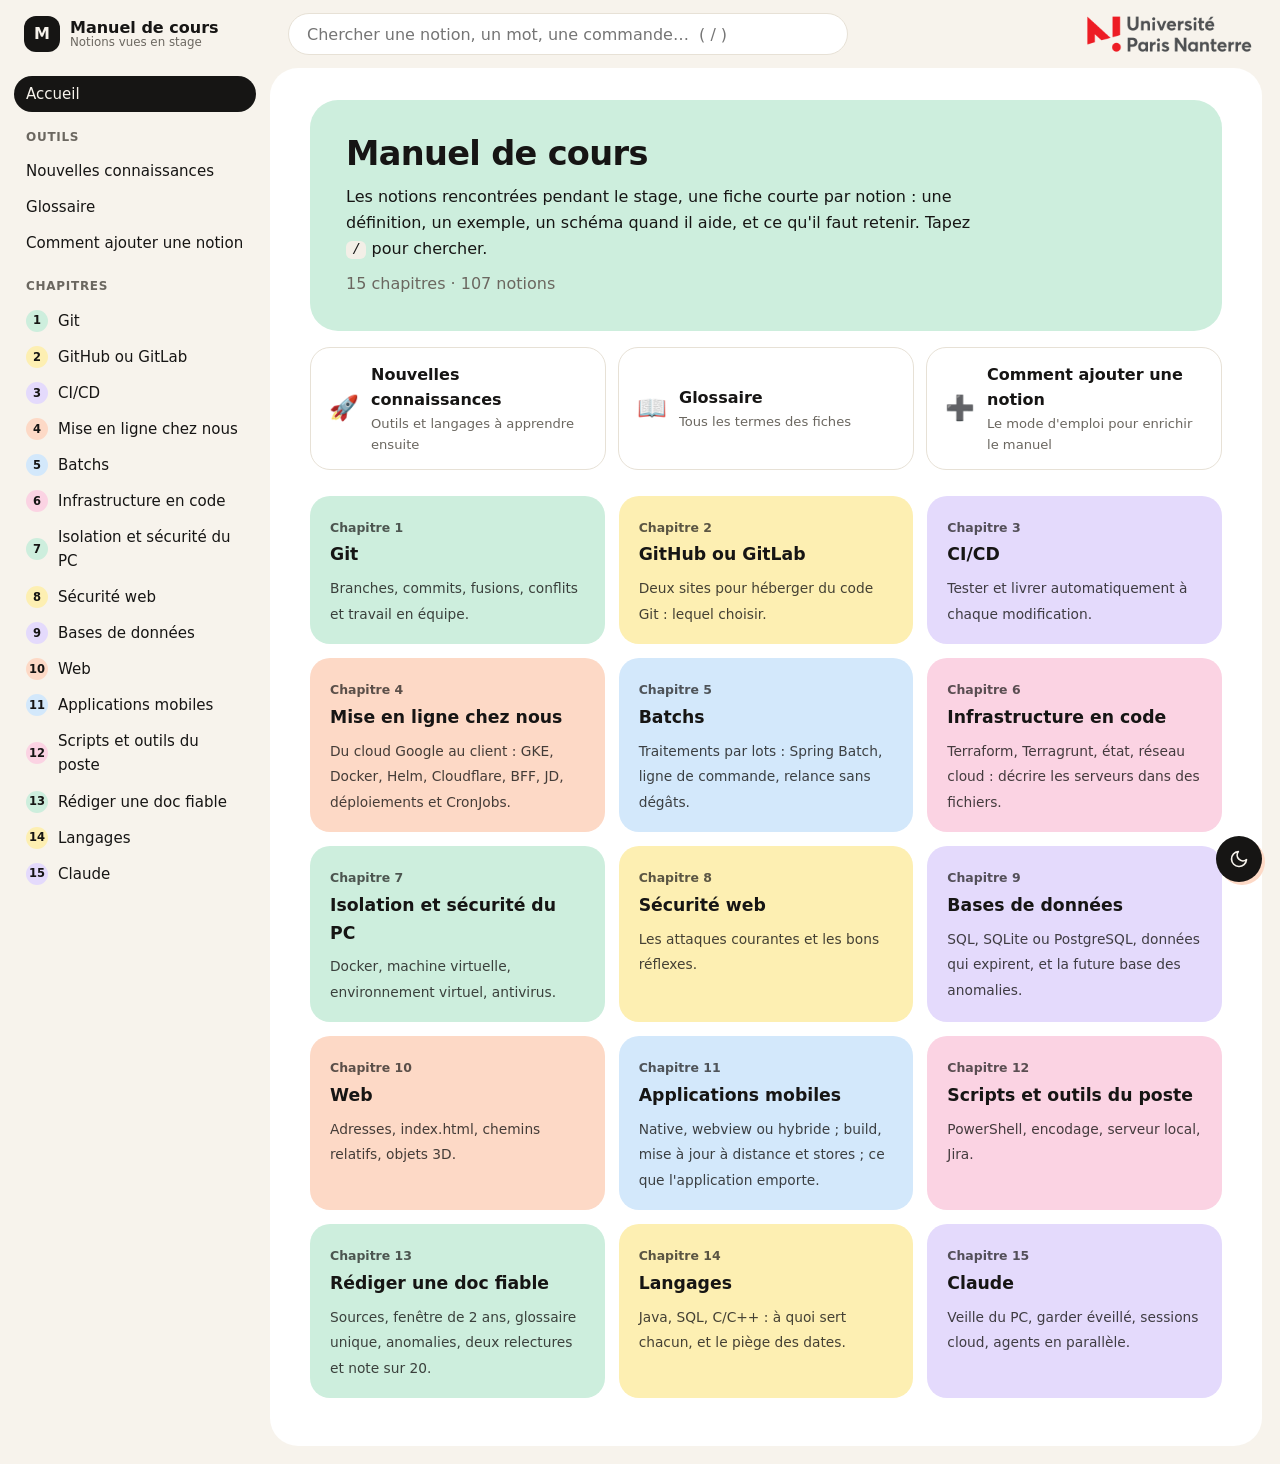
<file: index.html>
<!doctype html>
<html lang="fr">
<head>
  <meta charset="utf-8">
  <meta name="viewport" content="width=device-width, initial-scale=1">
  <title>Manuel de cours</title>
  <link rel="icon" href="data:image/svg+xml,%3Csvg xmlns='http://www.w3.org/2000/svg' viewBox='0 0 100 100'%3E%3Ctext y='.9em' font-size='90'%3E%F0%9F%93%9A%3C/text%3E%3C/svg%3E">
  <link rel="stylesheet" href="manuel.css">
  <!-- Mode sombre appliqué avant le premier affichage (sinon la page s'affiche un instant en clair) -->
  <script>try{if(localStorage.getItem("manuel-theme")==="sombre")document.documentElement.classList.add("theme-sombre")}catch(e){}</script>
</head>
<body data-page="accueil">
<header id="entete"></header>
<div class="cadre">
  <nav class="sommaire" id="sommaire" aria-label="Sommaire"></nav>
  <main id="contenu">
    <section class="hero">
      <h1>Manuel de cours</h1>
      <p>Les notions rencontrées pendant le stage, une fiche courte par notion : une définition, un exemple, un schéma quand il aide, et ce qu'il faut retenir. Tapez <code>/</code> pour chercher.</p>
      <p class="muted" id="compte" style="margin-top:10px"></p>
    </section>
    <div class="chapitres" id="chapitres"></div>
  </main>
</div>
<script src="donnees/notions.js"></script>
<script src="manuel.js"></script>
</body>
</html>
</file>
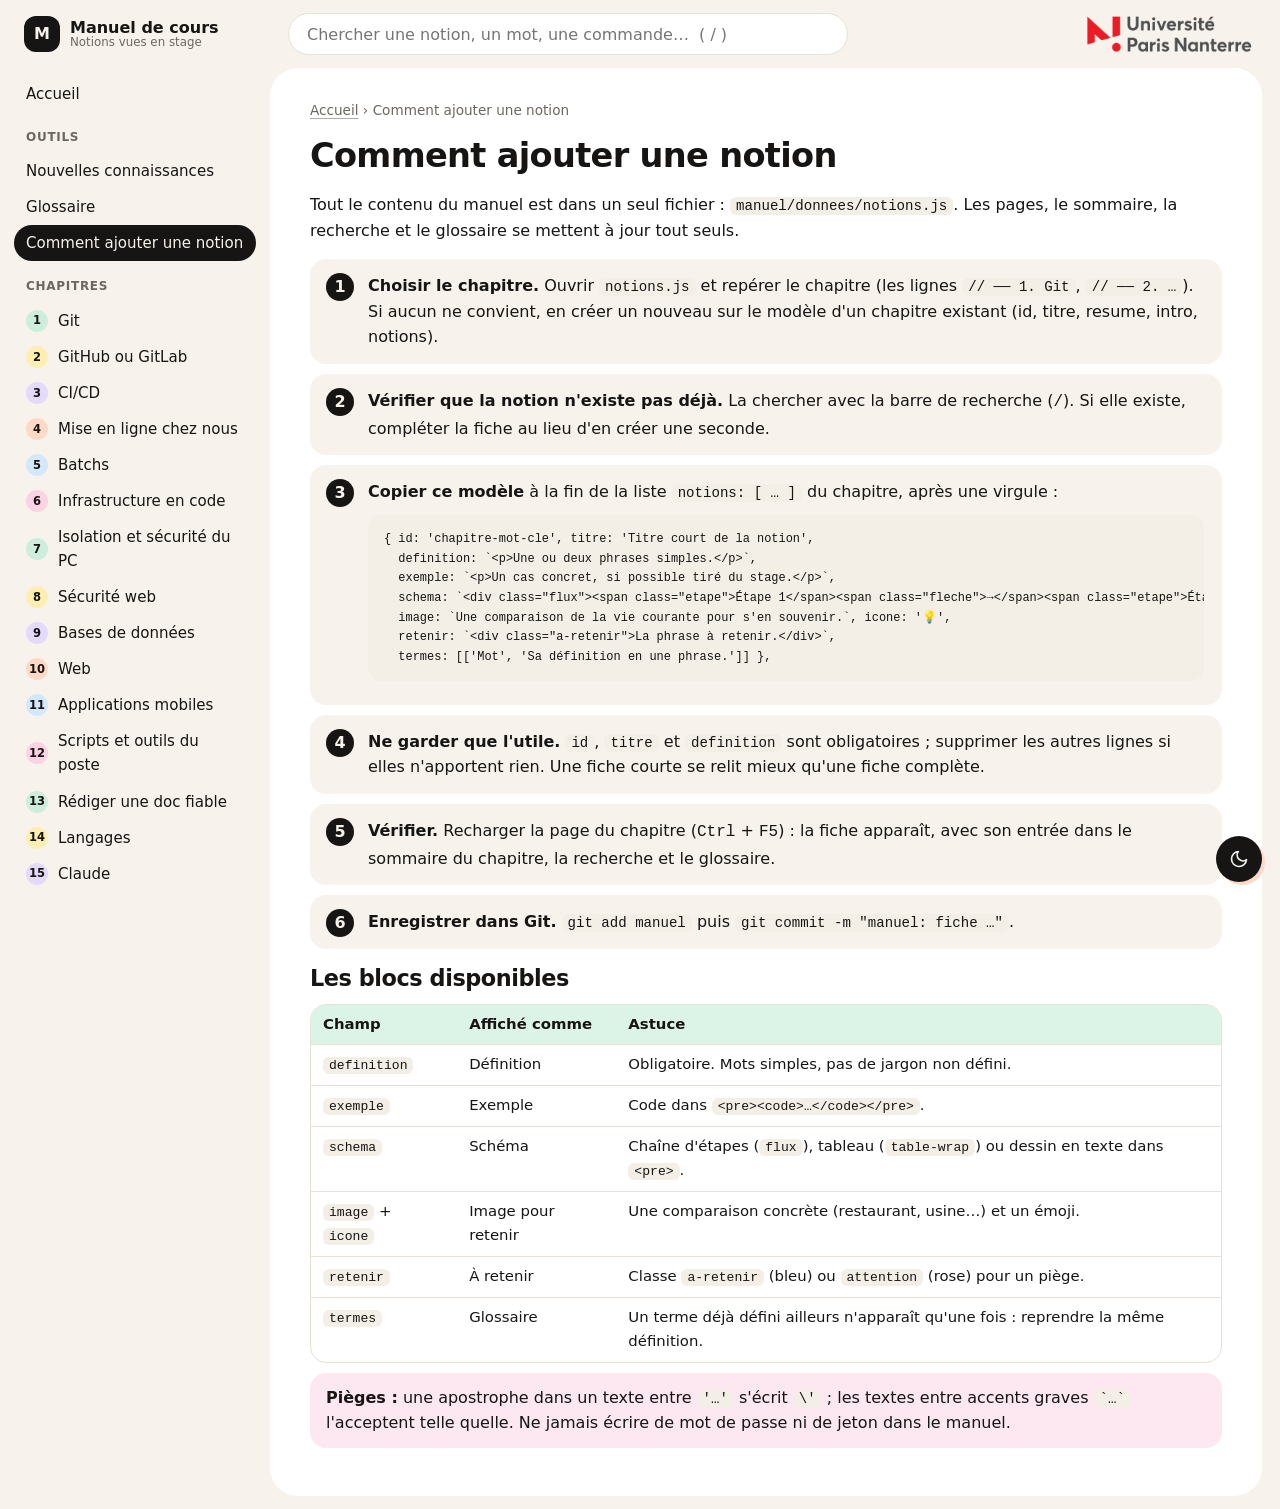
<file: ajouter.html>
<!doctype html>
<html lang="fr">
<head>
  <meta charset="utf-8">
  <meta name="viewport" content="width=device-width, initial-scale=1">
  <title>Ajouter une notion — Manuel de cours</title>
  <link rel="icon" href="data:image/svg+xml,%3Csvg xmlns='http://www.w3.org/2000/svg' viewBox='0 0 100 100'%3E%3Ctext y='.9em' font-size='90'%3E%F0%9F%93%9A%3C/text%3E%3C/svg%3E">
  <link rel="stylesheet" href="manuel.css">
  <!-- Mode sombre appliqué avant le premier affichage (sinon la page s'affiche un instant en clair) -->
  <script>try{if(localStorage.getItem("manuel-theme")==="sombre")document.documentElement.classList.add("theme-sombre")}catch(e){}</script>
</head>
<body data-page="ajouter">
<header id="entete"></header>
<div class="cadre">
  <nav class="sommaire" id="sommaire" aria-label="Sommaire"></nav>
  <main id="contenu">
    <div class="fil"><a href="index.html">Accueil</a> › Comment ajouter une notion</div>
    <h1>Comment ajouter une notion</h1>
    <p>Tout le contenu du manuel est dans un seul fichier : <code>manuel/donnees/notions.js</code>. Les pages, le sommaire, la recherche et le glossaire se mettent à jour tout seuls.</p>

    <ol class="etapes-ajout">
      <li><strong>Choisir le chapitre.</strong> Ouvrir <code>notions.js</code> et repérer le chapitre (les lignes <code>// ── 1. Git</code>, <code>// ── 2. …</code>). Si aucun ne convient, en créer un nouveau sur le modèle d'un chapitre existant (id, titre, resume, intro, notions).</li>
      <li><strong>Vérifier que la notion n'existe pas déjà.</strong> La chercher avec la barre de recherche (<kbd>/</kbd>). Si elle existe, compléter la fiche au lieu d'en créer une seconde.</li>
      <li><strong>Copier ce modèle</strong> à la fin de la liste <code>notions: [ … ]</code> du chapitre, après une virgule :
<pre><code>{ id: 'chapitre-mot-cle', titre: 'Titre court de la notion',
  definition: `&lt;p&gt;Une ou deux phrases simples.&lt;/p&gt;`,
  exemple: `&lt;p&gt;Un cas concret, si possible tiré du stage.&lt;/p&gt;`,
  schema: `&lt;div class="flux"&gt;&lt;span class="etape"&gt;Étape 1&lt;/span&gt;&lt;span class="fleche"&gt;→&lt;/span&gt;&lt;span class="etape"&gt;Étape 2&lt;/span&gt;&lt;/div&gt;`,
  image: `Une comparaison de la vie courante pour s'en souvenir.`, icone: '💡',
  retenir: `&lt;div class="a-retenir"&gt;La phrase à retenir.&lt;/div&gt;`,
  termes: [['Mot', 'Sa définition en une phrase.']] },</code></pre></li>
      <li><strong>Ne garder que l'utile.</strong> <code>id</code>, <code>titre</code> et <code>definition</code> sont obligatoires ; supprimer les autres lignes si elles n'apportent rien. Une fiche courte se relit mieux qu'une fiche complète.</li>
      <li><strong>Vérifier.</strong> Recharger la page du chapitre (<kbd>Ctrl</kbd> + <kbd>F5</kbd>) : la fiche apparaît, avec son entrée dans le sommaire du chapitre, la recherche et le glossaire.</li>
      <li><strong>Enregistrer dans Git.</strong> <code>git add manuel</code> puis <code>git commit -m "manuel: fiche …"</code>.</li>
    </ol>

    <h2>Les blocs disponibles</h2>
    <div class="table-wrap"><table>
      <thead><tr><th>Champ</th><th>Affiché comme</th><th>Astuce</th></tr></thead>
      <tbody>
        <tr><td><code>definition</code></td><td>Définition</td><td>Obligatoire. Mots simples, pas de jargon non défini.</td></tr>
        <tr><td><code>exemple</code></td><td>Exemple</td><td>Code dans <code>&lt;pre&gt;&lt;code&gt;…&lt;/code&gt;&lt;/pre&gt;</code>.</td></tr>
        <tr><td><code>schema</code></td><td>Schéma</td><td>Chaîne d'étapes (<code>flux</code>), tableau (<code>table-wrap</code>) ou dessin en texte dans <code>&lt;pre&gt;</code>.</td></tr>
        <tr><td><code>image</code> + <code>icone</code></td><td>Image pour retenir</td><td>Une comparaison concrète (restaurant, usine…) et un émoji.</td></tr>
        <tr><td><code>retenir</code></td><td>À retenir</td><td>Classe <code>a-retenir</code> (bleu) ou <code>attention</code> (rose) pour un piège.</td></tr>
        <tr><td><code>termes</code></td><td>Glossaire</td><td>Un terme déjà défini ailleurs n'apparaît qu'une fois : reprendre la même définition.</td></tr>
      </tbody>
    </table></div>

    <div class="attention"><strong>Pièges :</strong> une apostrophe dans un texte entre <code>'…'</code> s'écrit <code>\'</code> ; les textes entre accents graves <code>`…`</code> l'acceptent telle quelle. Ne jamais écrire de mot de passe ni de jeton dans le manuel.</div>
  </main>
</div>
<script src="donnees/notions.js"></script>
<script src="manuel.js"></script>
</body>
</html>
</file>
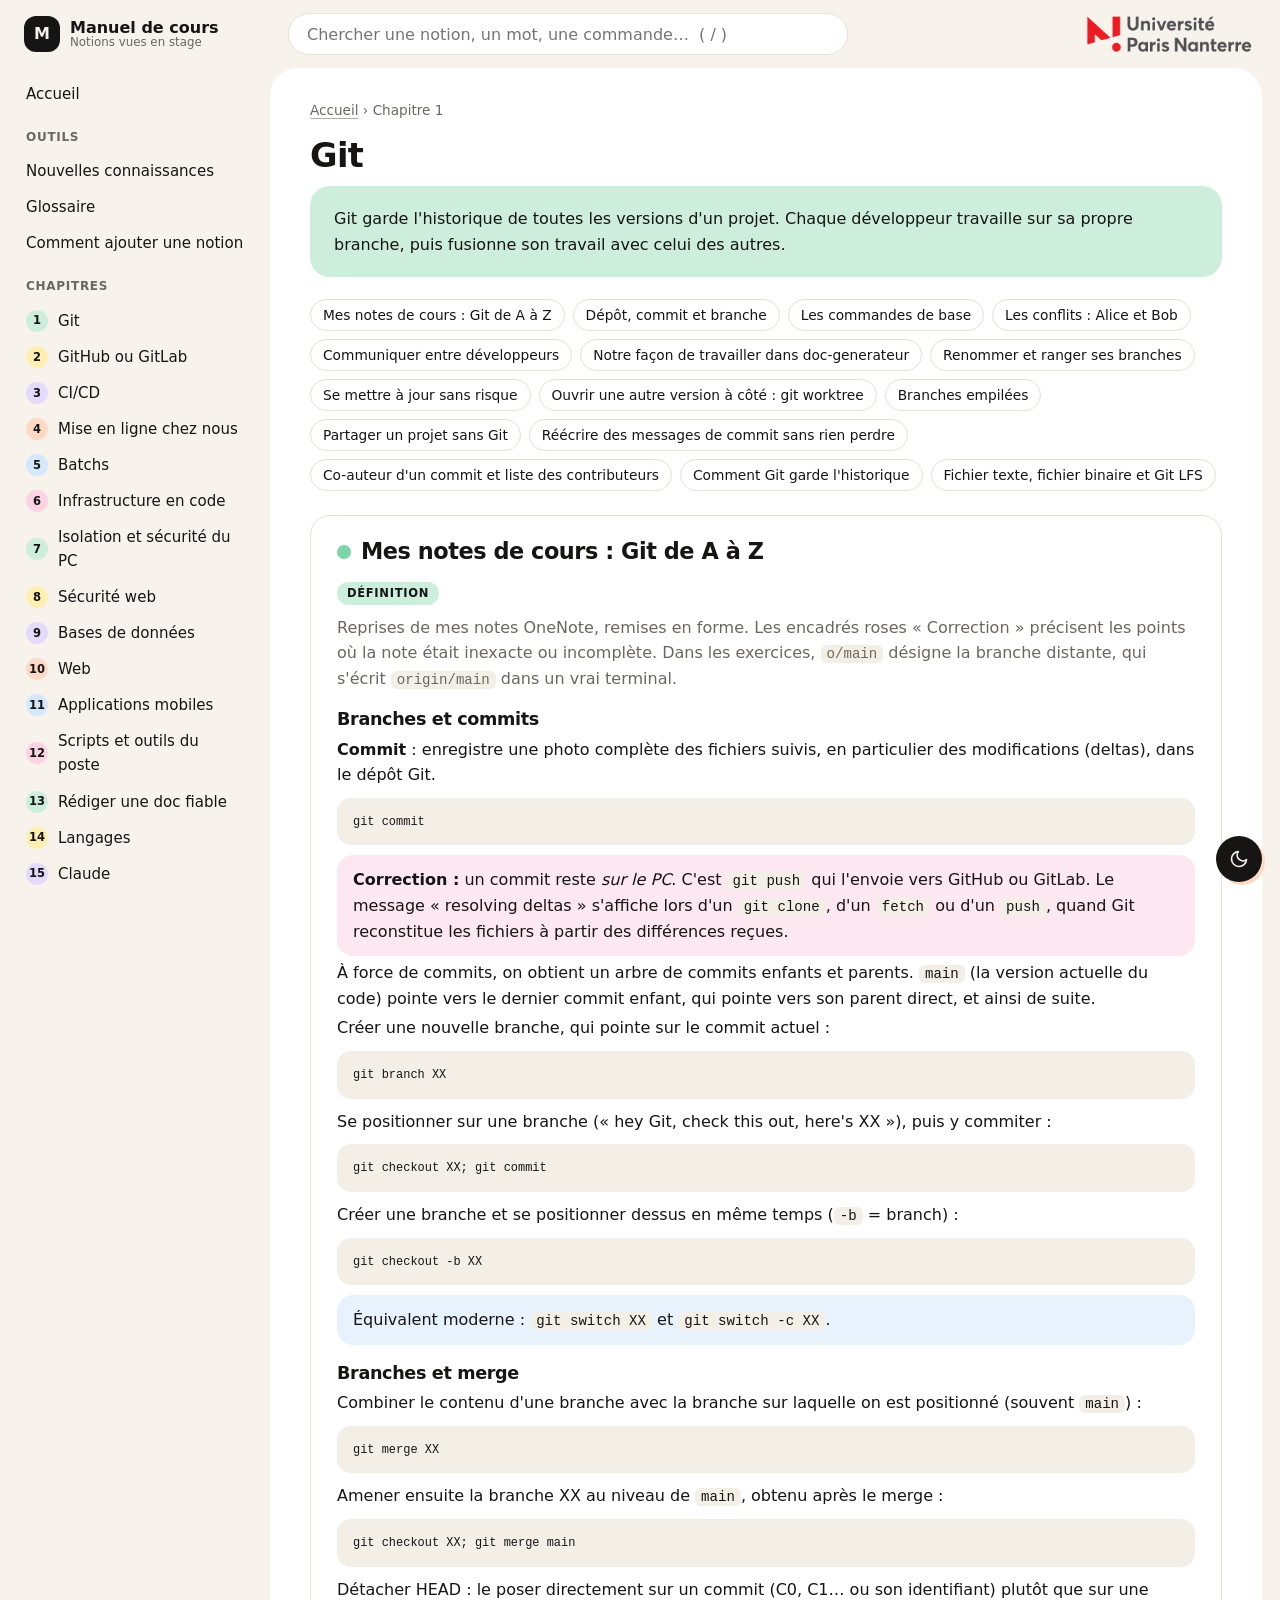
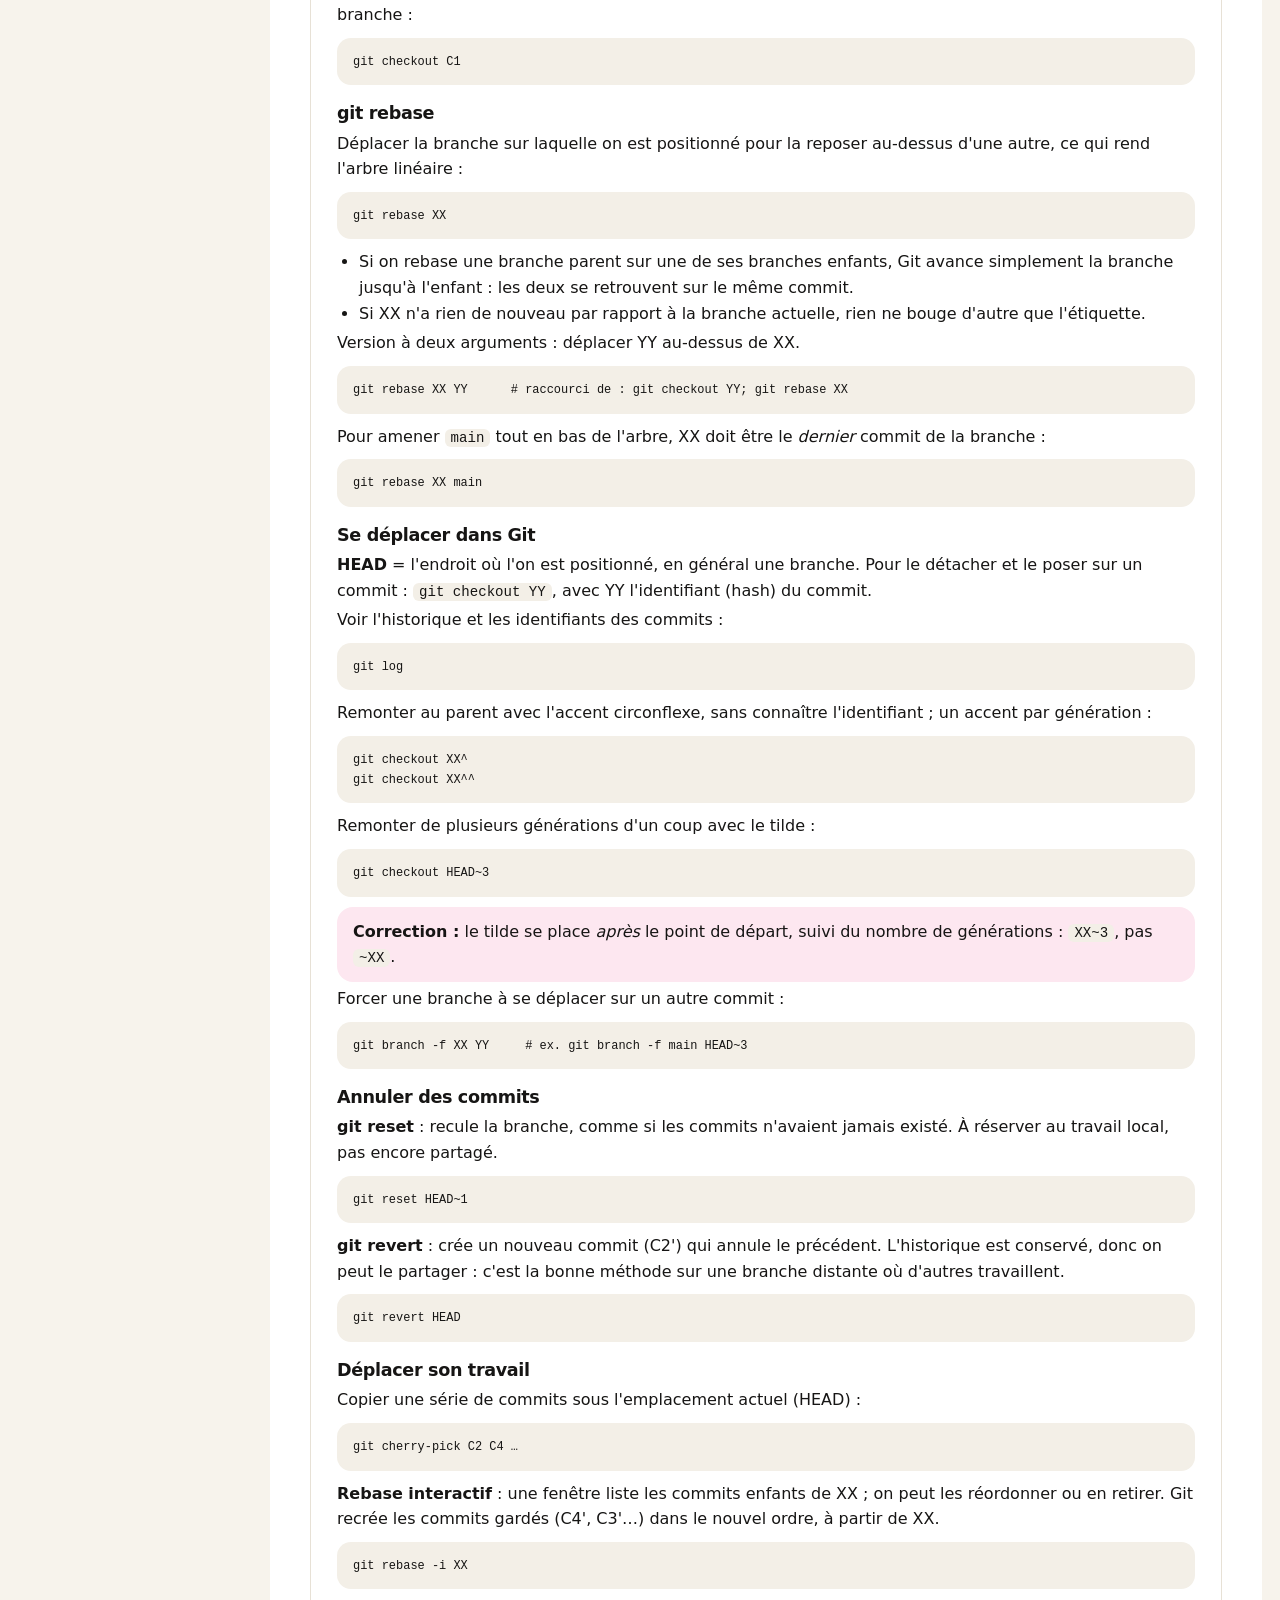
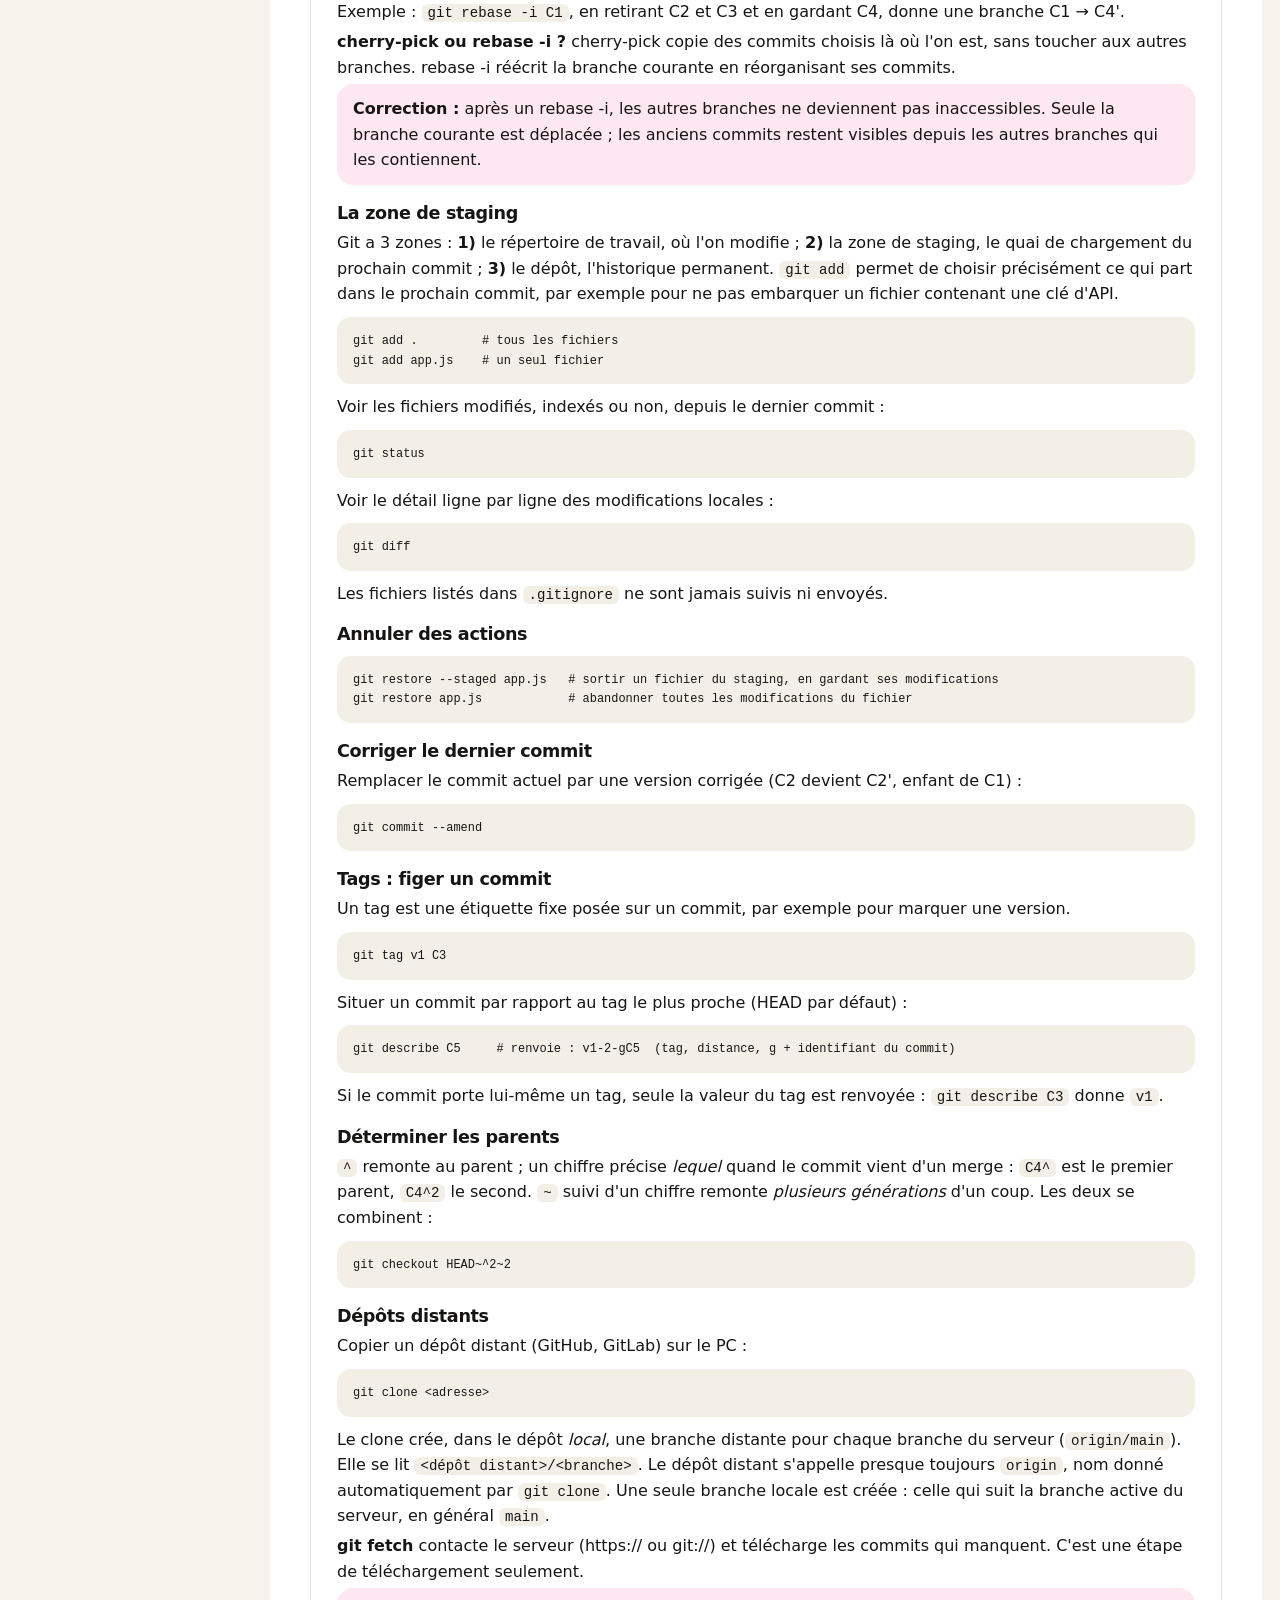
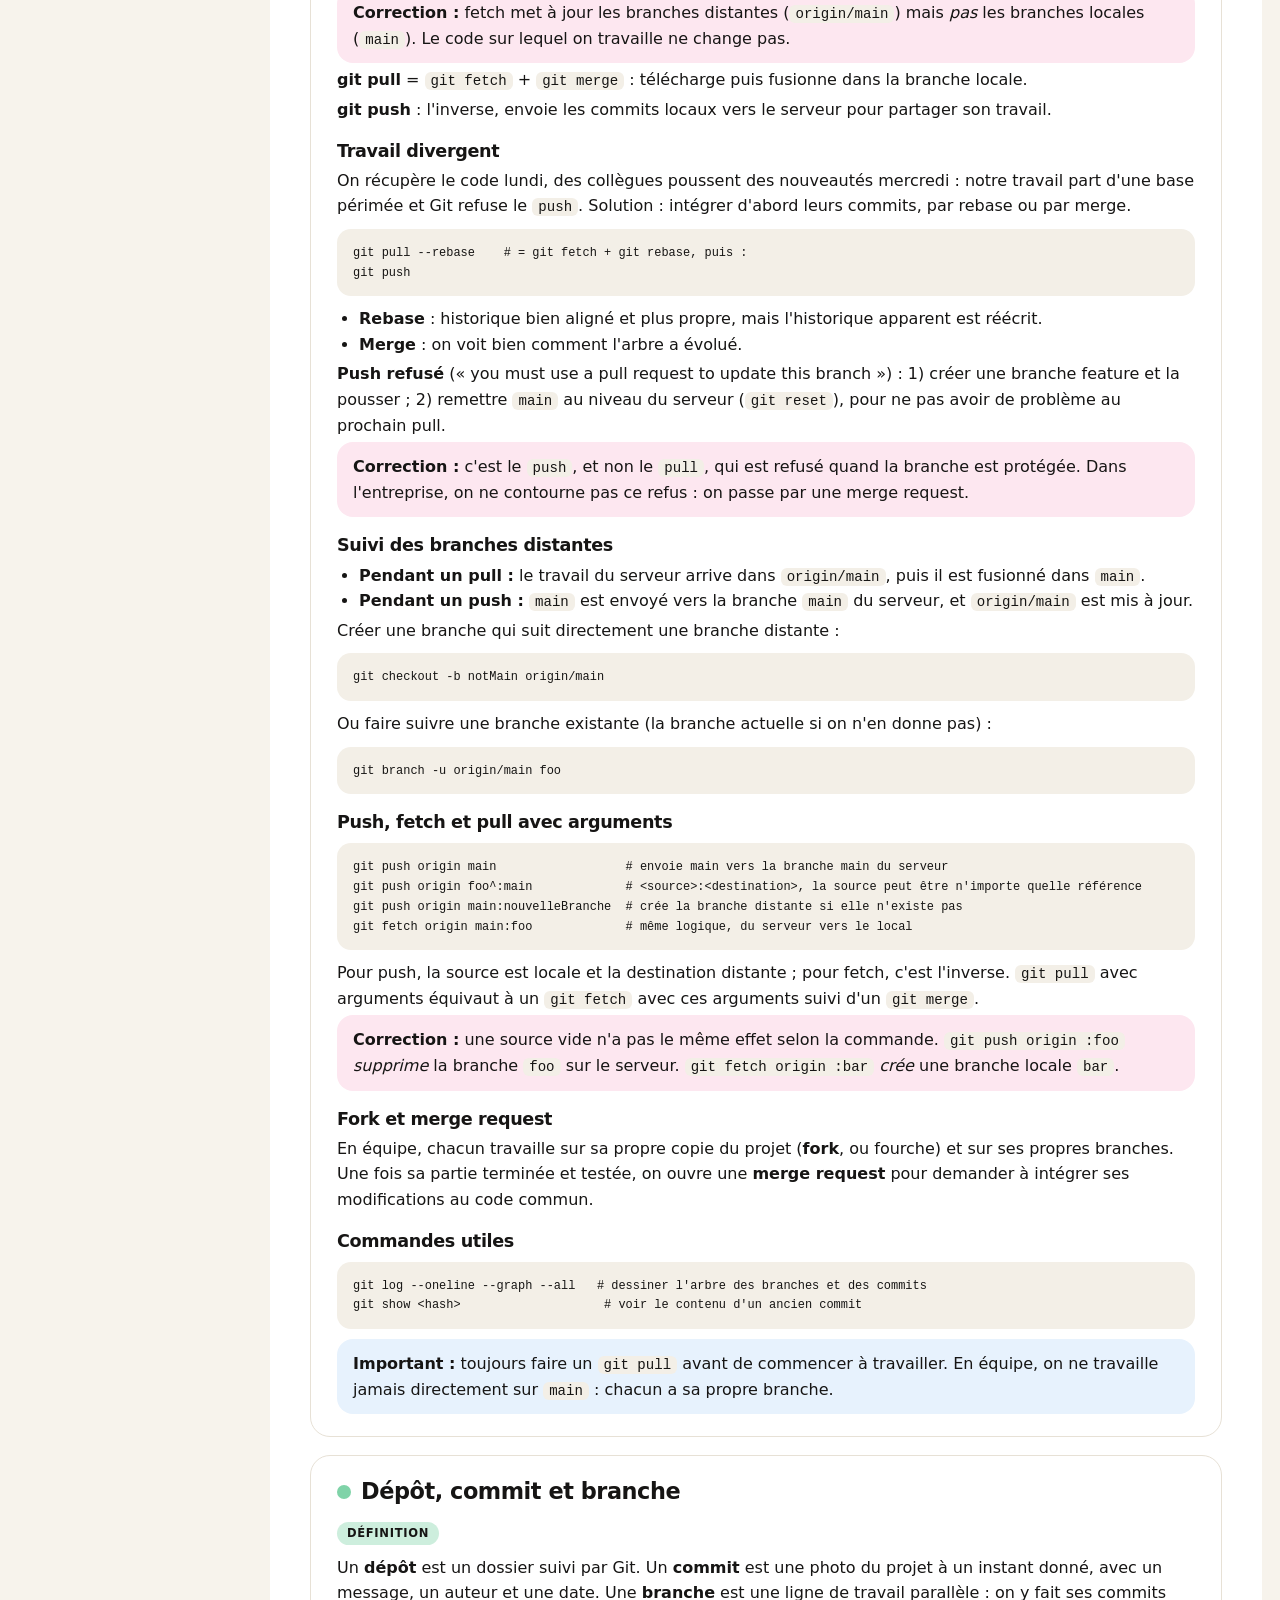
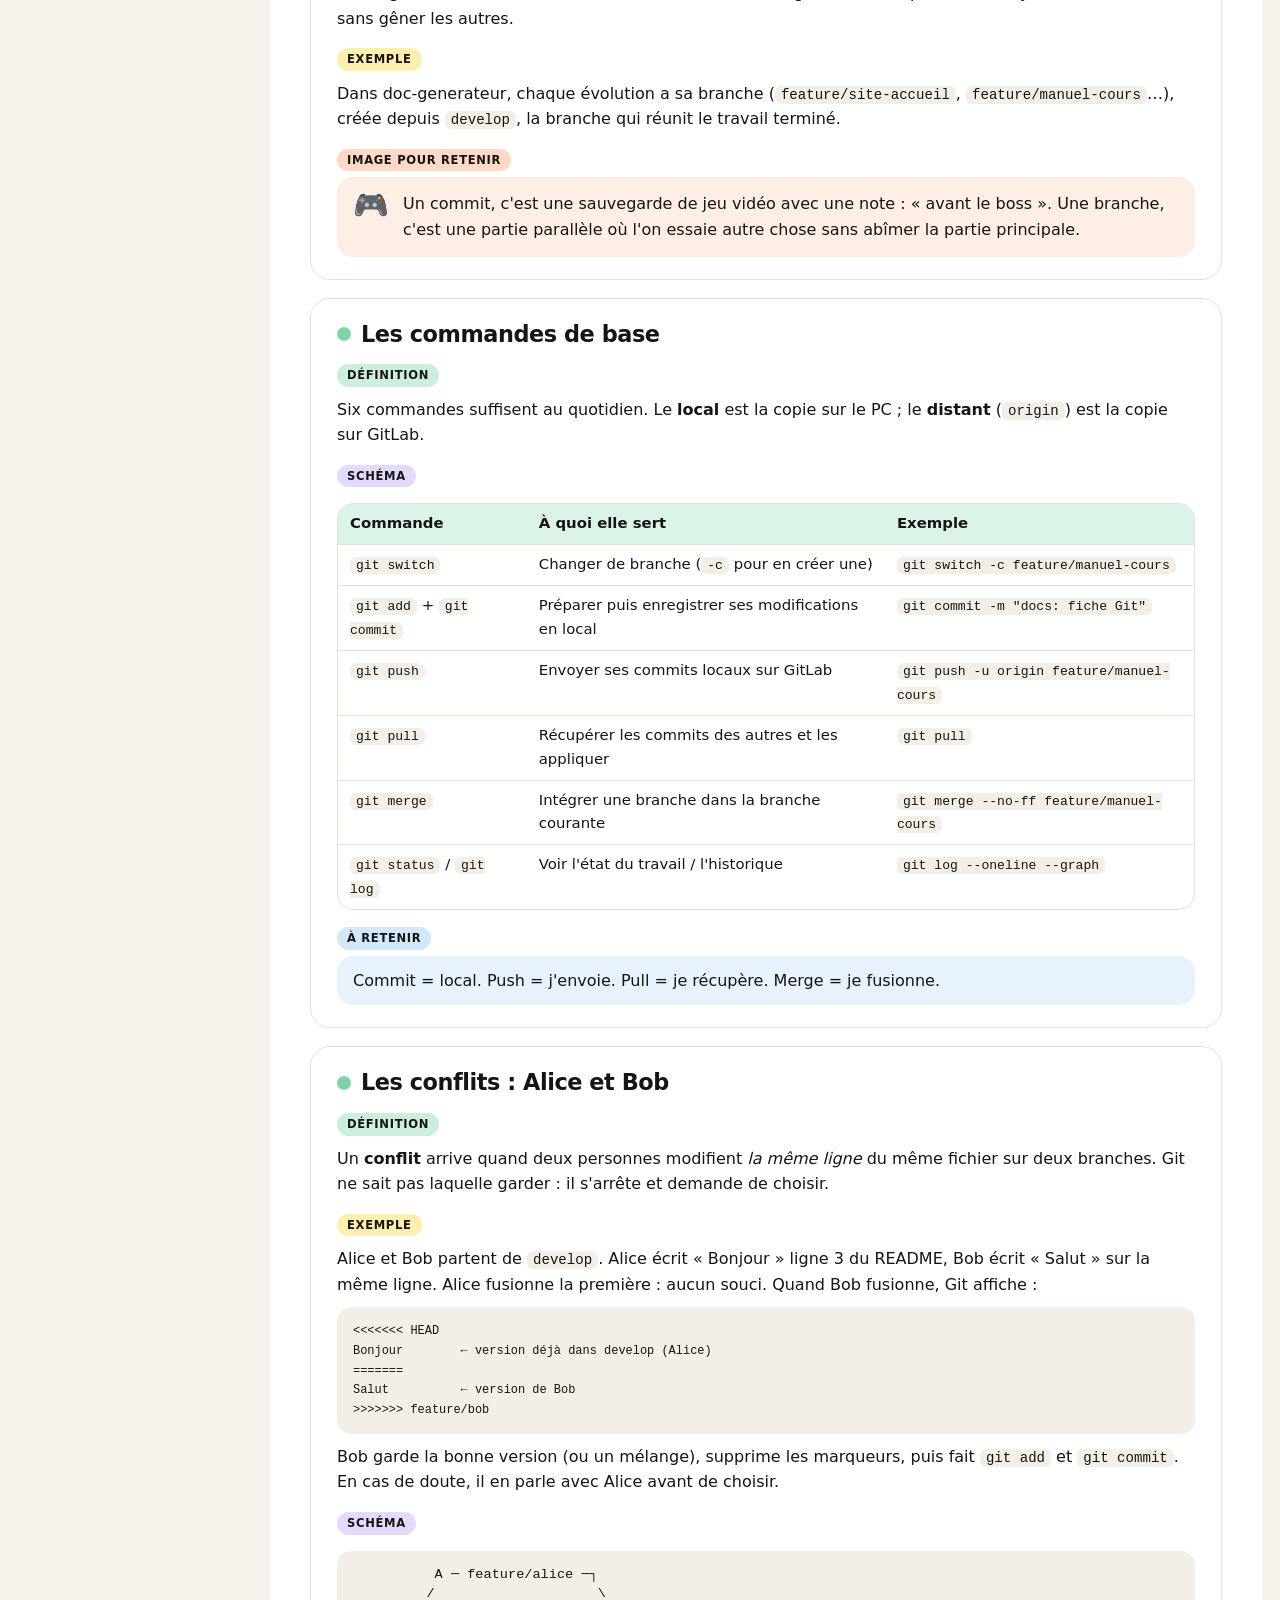
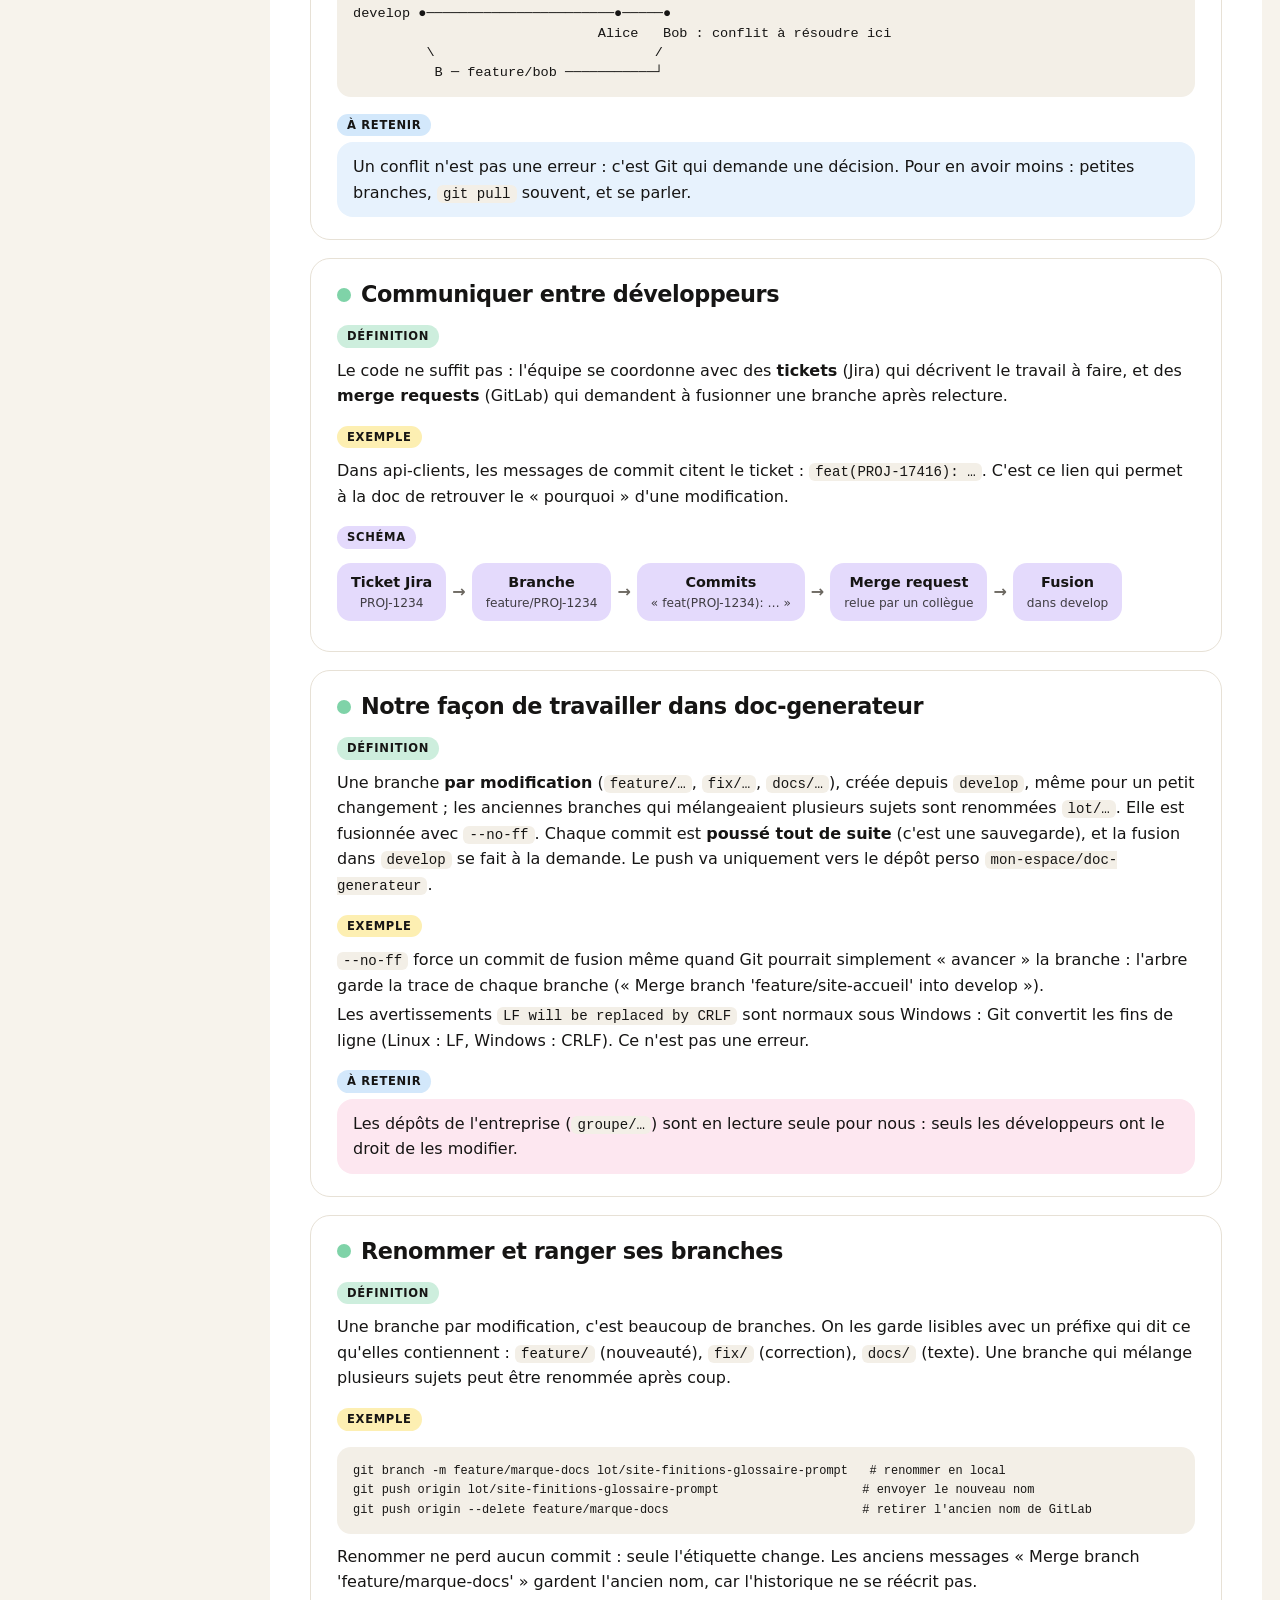
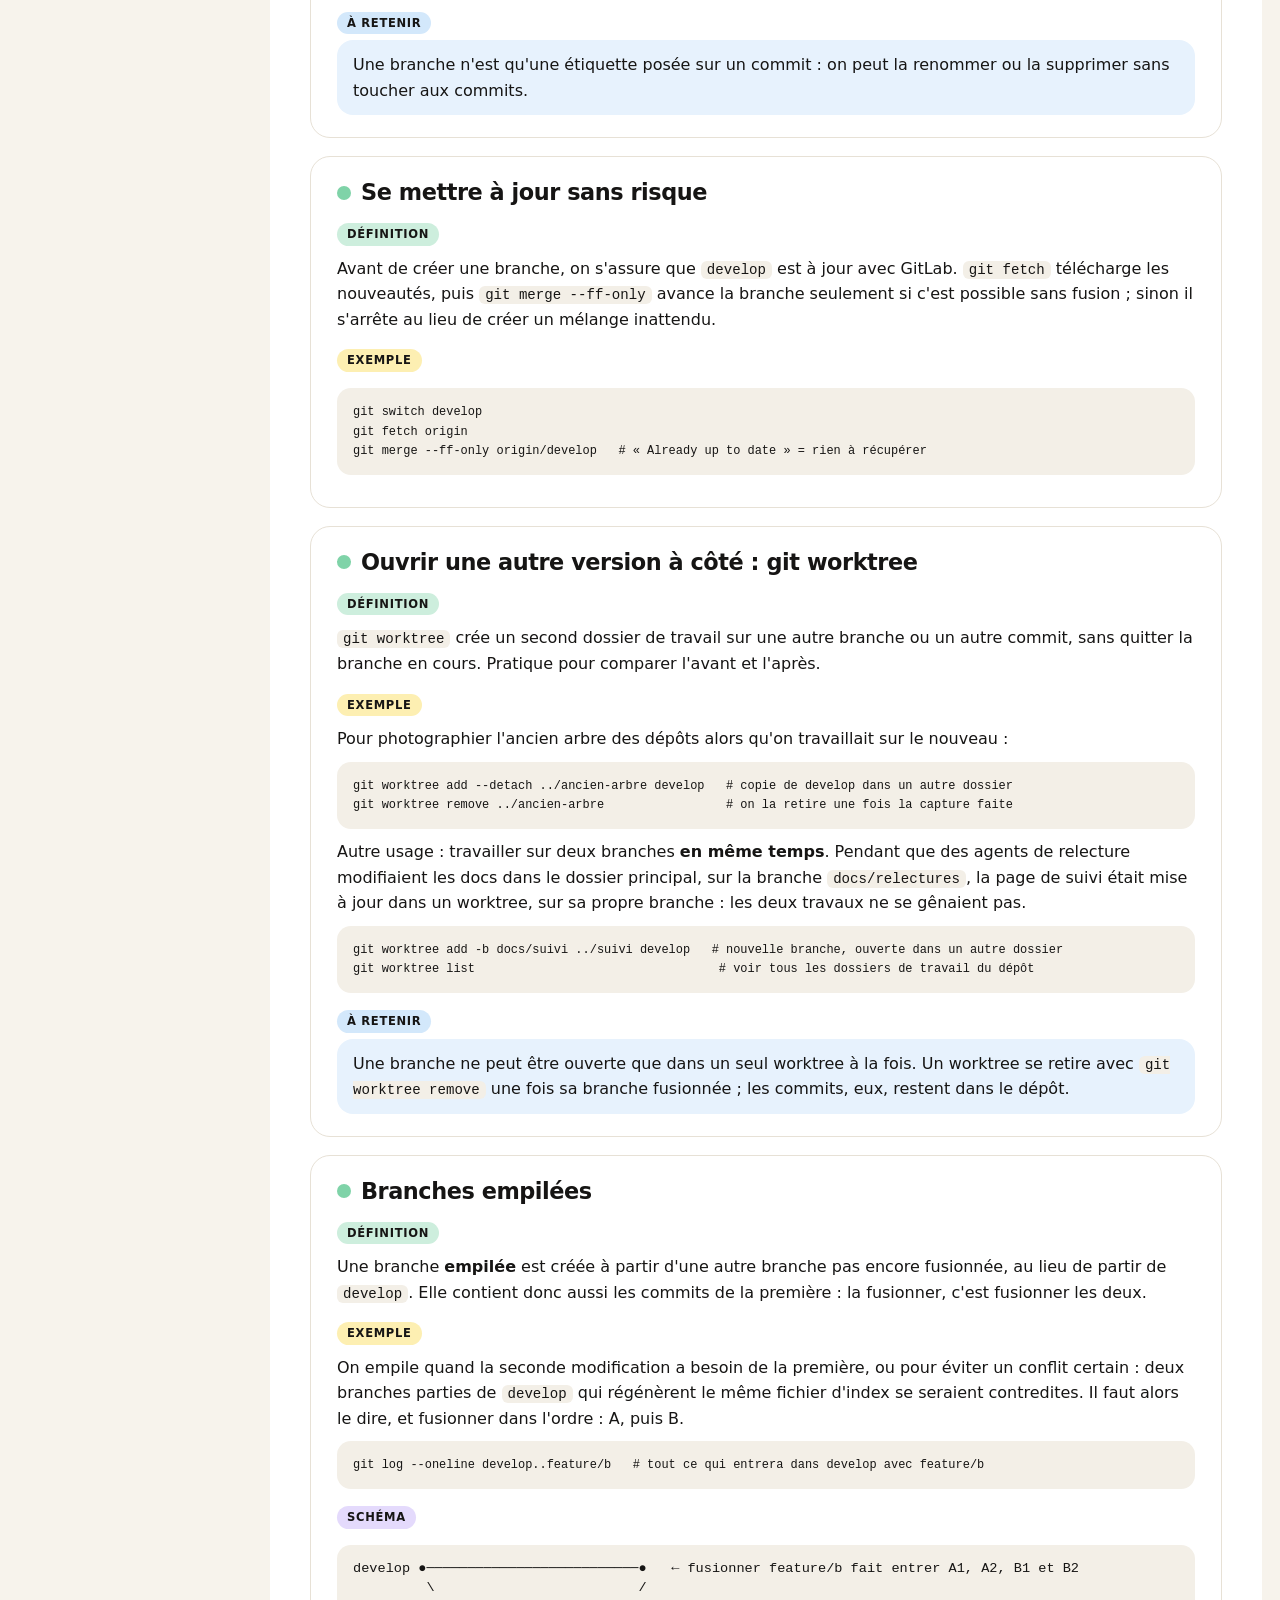
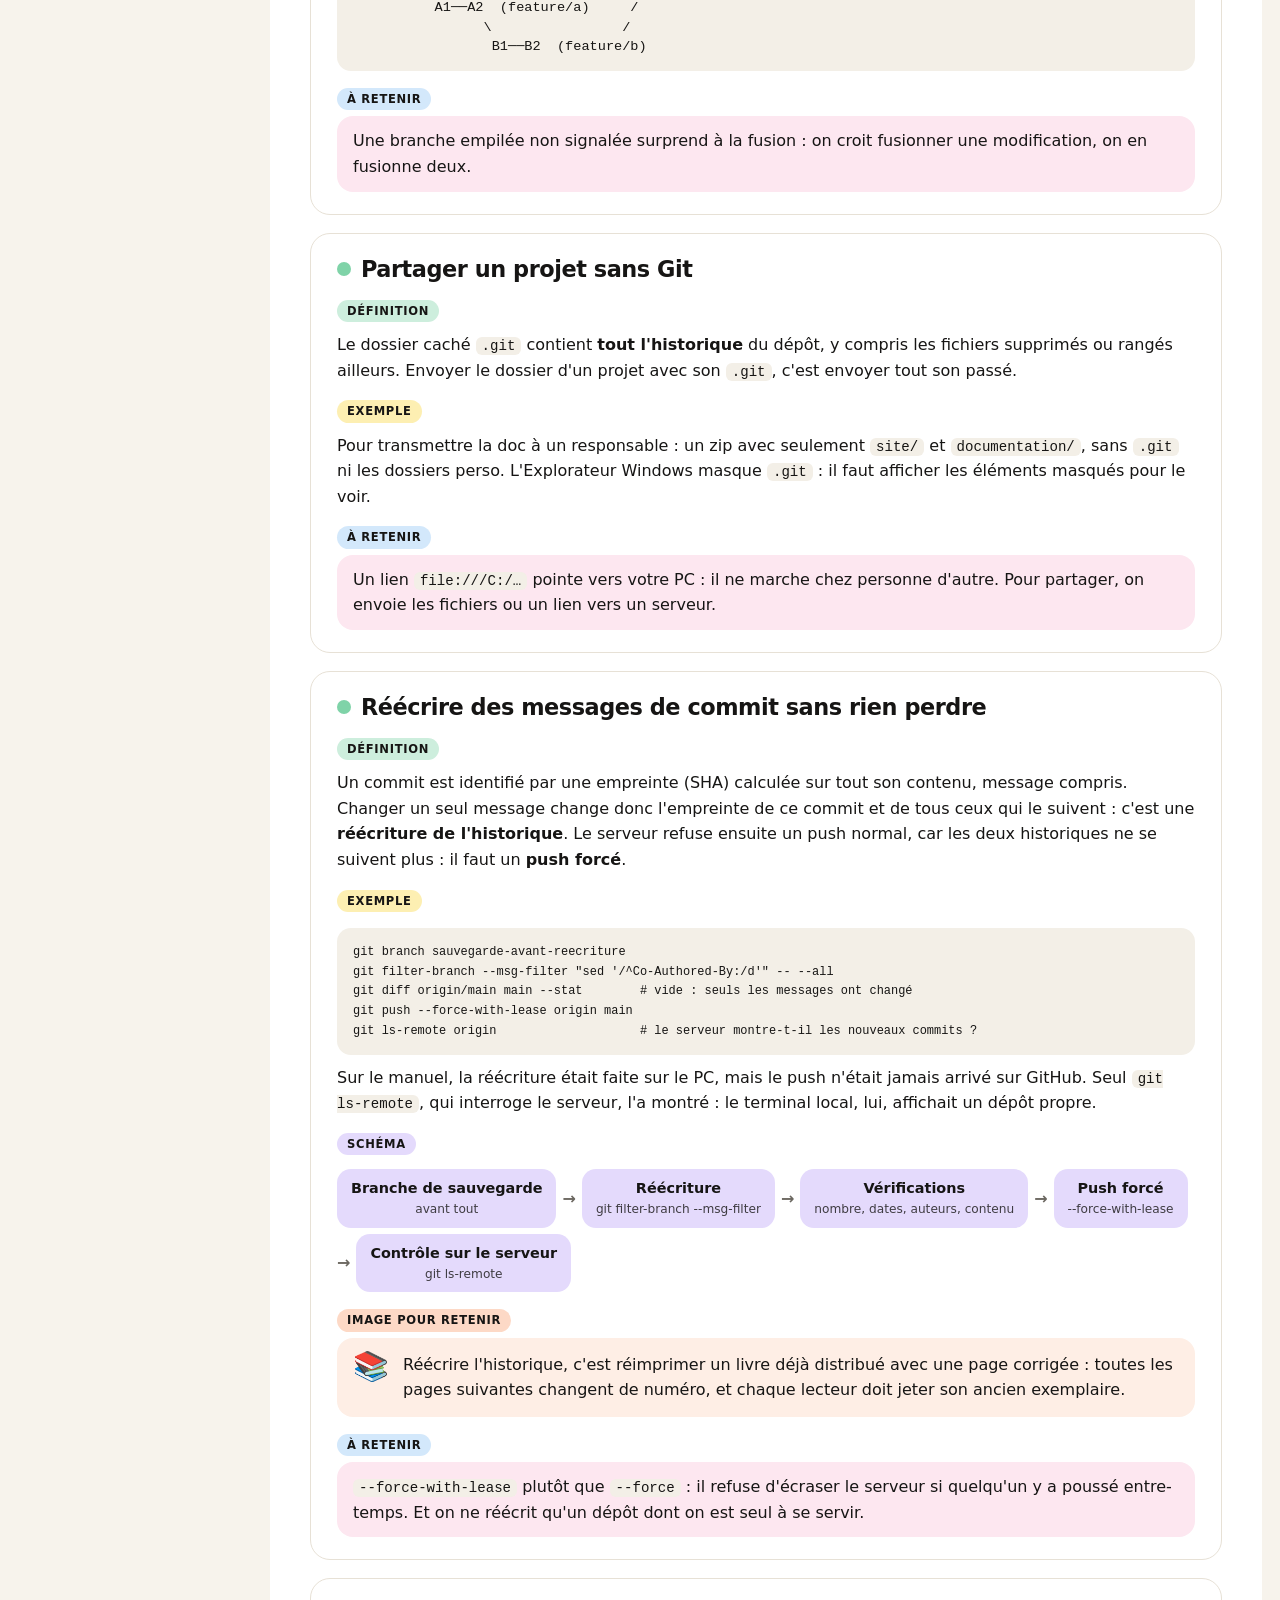
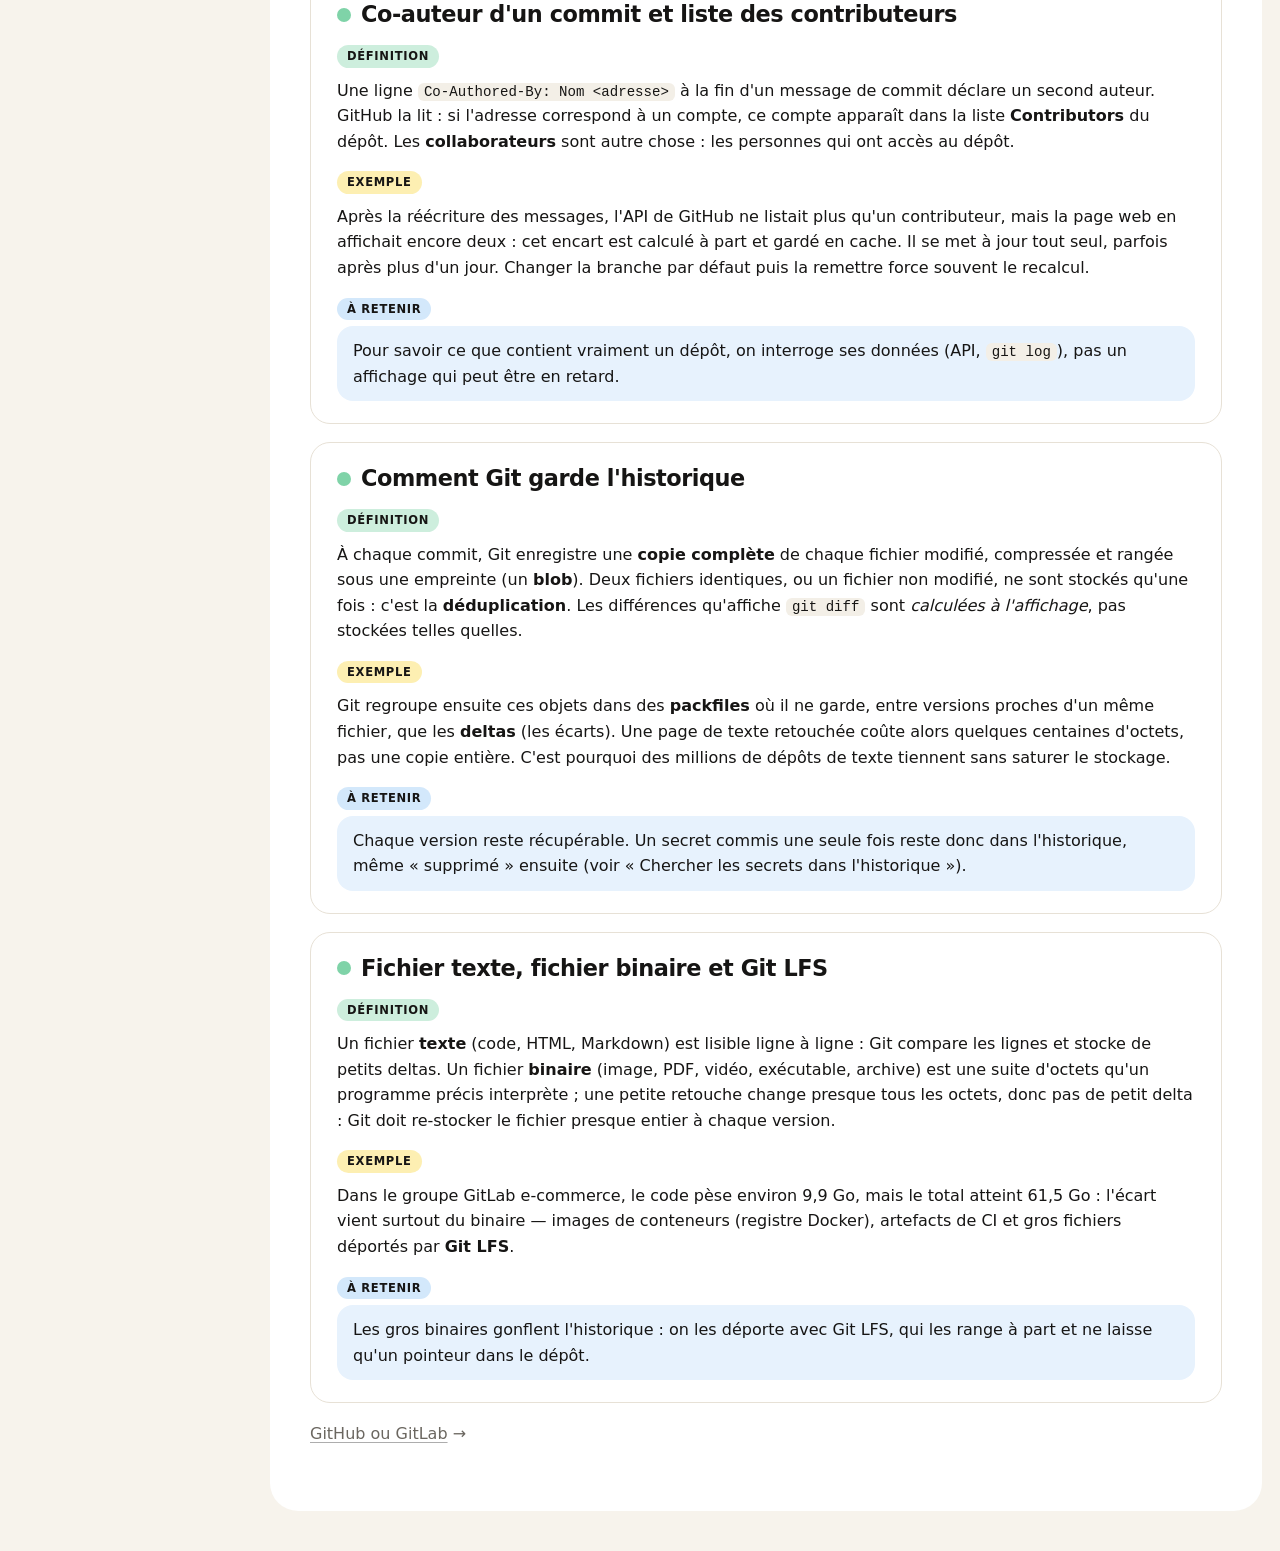
<file: chapitre.html>
<!doctype html>
<html lang="fr">
<head>
  <meta charset="utf-8">
  <meta name="viewport" content="width=device-width, initial-scale=1">
  <title>Manuel de cours</title>
  <link rel="icon" href="data:image/svg+xml,%3Csvg xmlns='http://www.w3.org/2000/svg' viewBox='0 0 100 100'%3E%3Ctext y='.9em' font-size='90'%3E%F0%9F%93%9A%3C/text%3E%3C/svg%3E">
  <link rel="stylesheet" href="manuel.css">
  <!-- Mode sombre appliqué avant le premier affichage (sinon la page s'affiche un instant en clair) -->
  <script>try{if(localStorage.getItem("manuel-theme")==="sombre")document.documentElement.classList.add("theme-sombre")}catch(e){}</script>
</head>
<body data-page="chapitre">
<header id="entete"></header>
<div class="cadre">
  <nav class="sommaire" id="sommaire" aria-label="Sommaire"></nav>
  <main id="contenu">
  </main>
</div>
<script src="donnees/notions.js"></script>
<script src="manuel.js"></script>
</body>
</html>
</file>
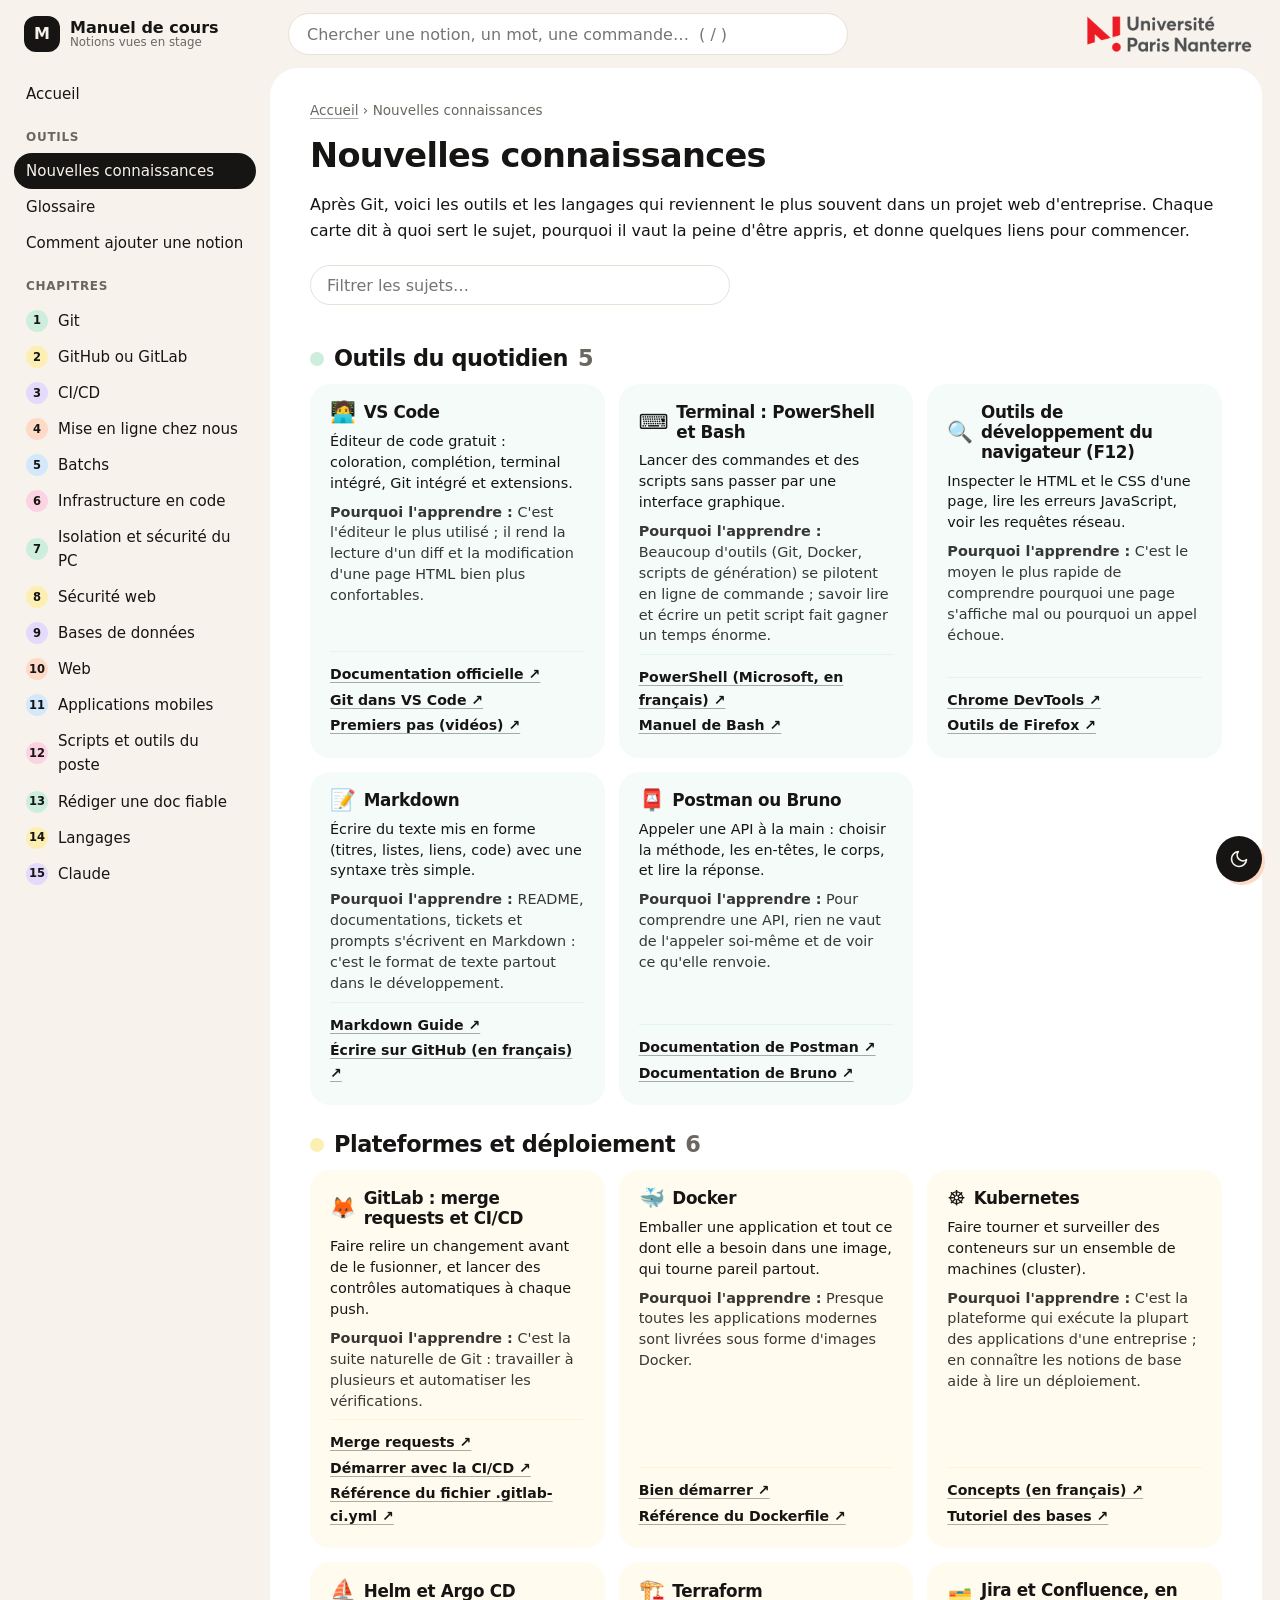
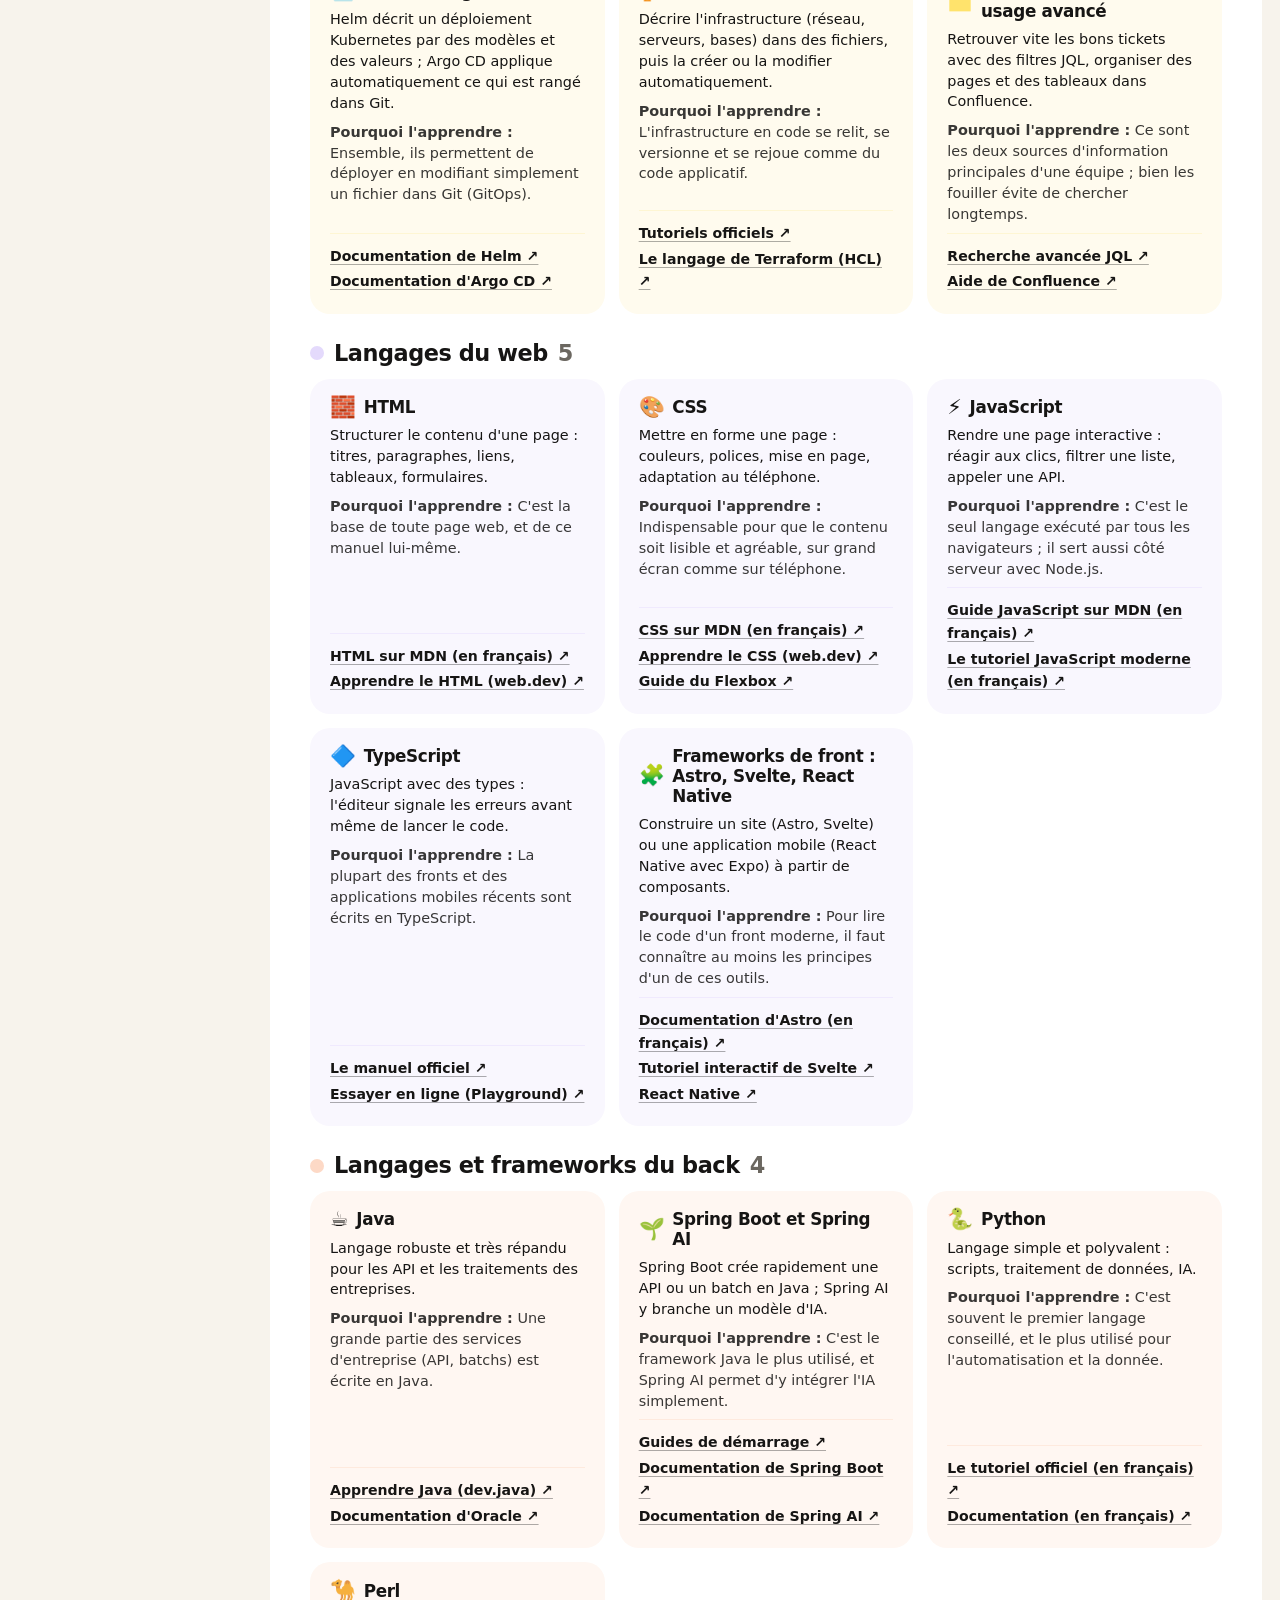
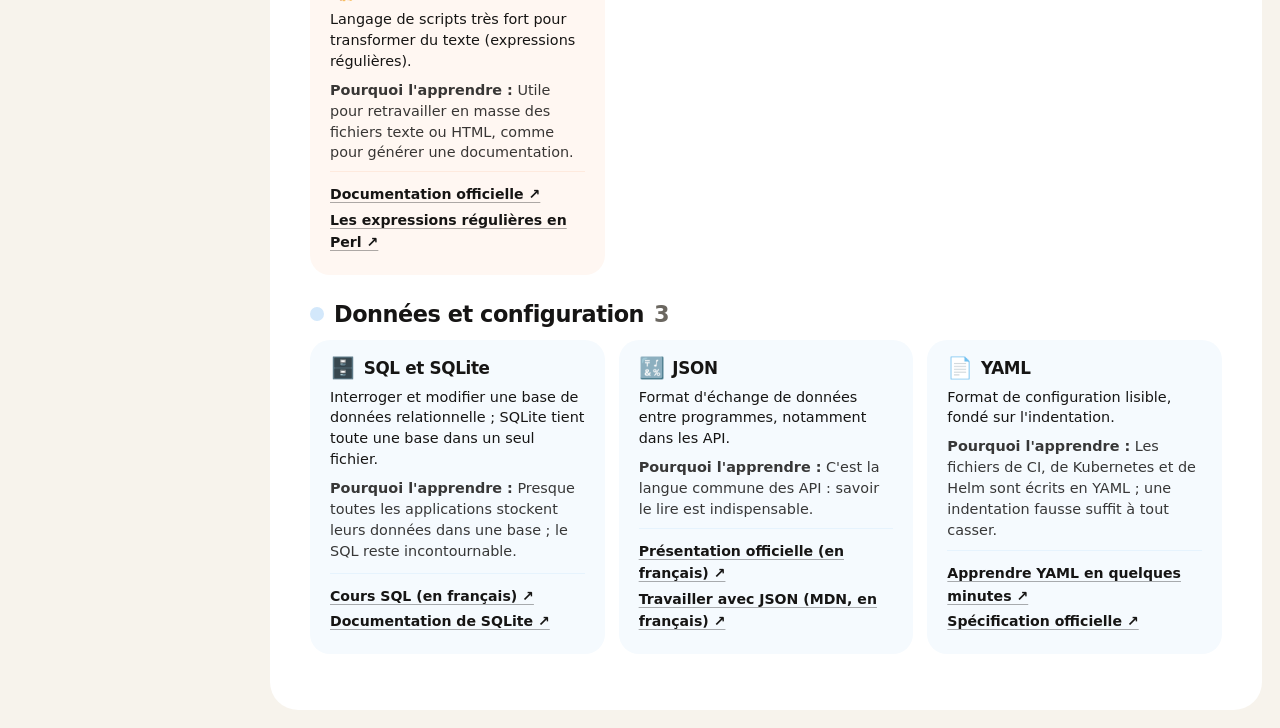
<file: connaissances.html>
<!doctype html>
<html lang="fr">
<head>
  <meta charset="utf-8">
  <meta name="viewport" content="width=device-width, initial-scale=1">
  <title>Nouvelles connaissances — Manuel de cours</title>
  <link rel="icon" href="data:image/svg+xml,%3Csvg xmlns='http://www.w3.org/2000/svg' viewBox='0 0 100 100'%3E%3Ctext y='.9em' font-size='90'%3E%F0%9F%93%9A%3C/text%3E%3C/svg%3E">
  <link rel="stylesheet" href="manuel.css">
  <!-- Mode sombre appliqué avant le premier affichage (sinon la page s'affiche un instant en clair) -->
  <script>try{if(localStorage.getItem("manuel-theme")==="sombre")document.documentElement.classList.add("theme-sombre")}catch(e){}</script>
</head>
<body data-page="connaissances">
<header id="entete"></header>
<div class="cadre">
  <nav class="sommaire" id="sommaire" aria-label="Sommaire"></nav>
  <main id="contenu">
    <div class="fil"><a href="index.html">Accueil</a> › Nouvelles connaissances</div>
    <h1>Nouvelles connaissances</h1>
    <p id="intro-connaissances"></p>
    <input id="filtre" class="filtre" type="search" placeholder="Filtrer les sujets…" aria-label="Filtrer les sujets">
    <div id="connaissances"></div>
  </main>
</div>
<script src="donnees/notions.js"></script>
<script src="donnees/connaissances.js"></script>
<script src="manuel.js"></script>
</body>
</html>
</file>
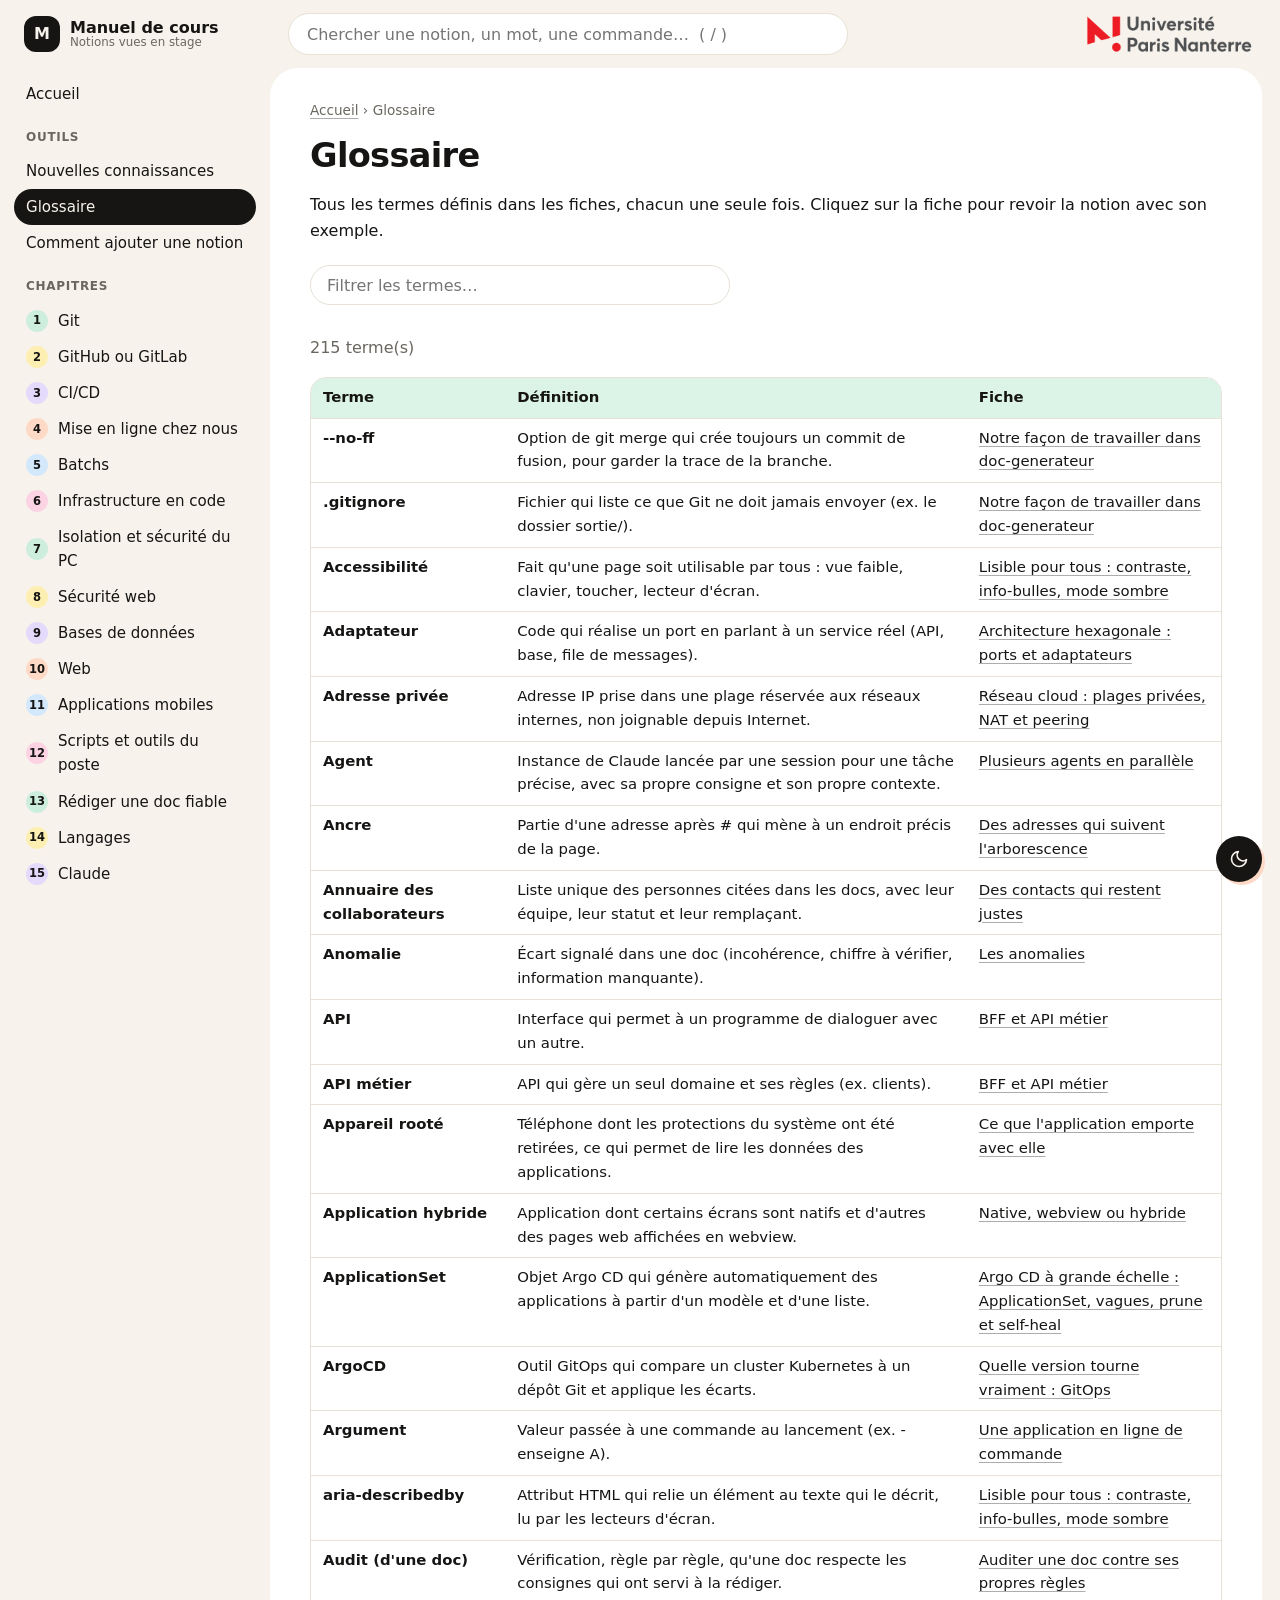
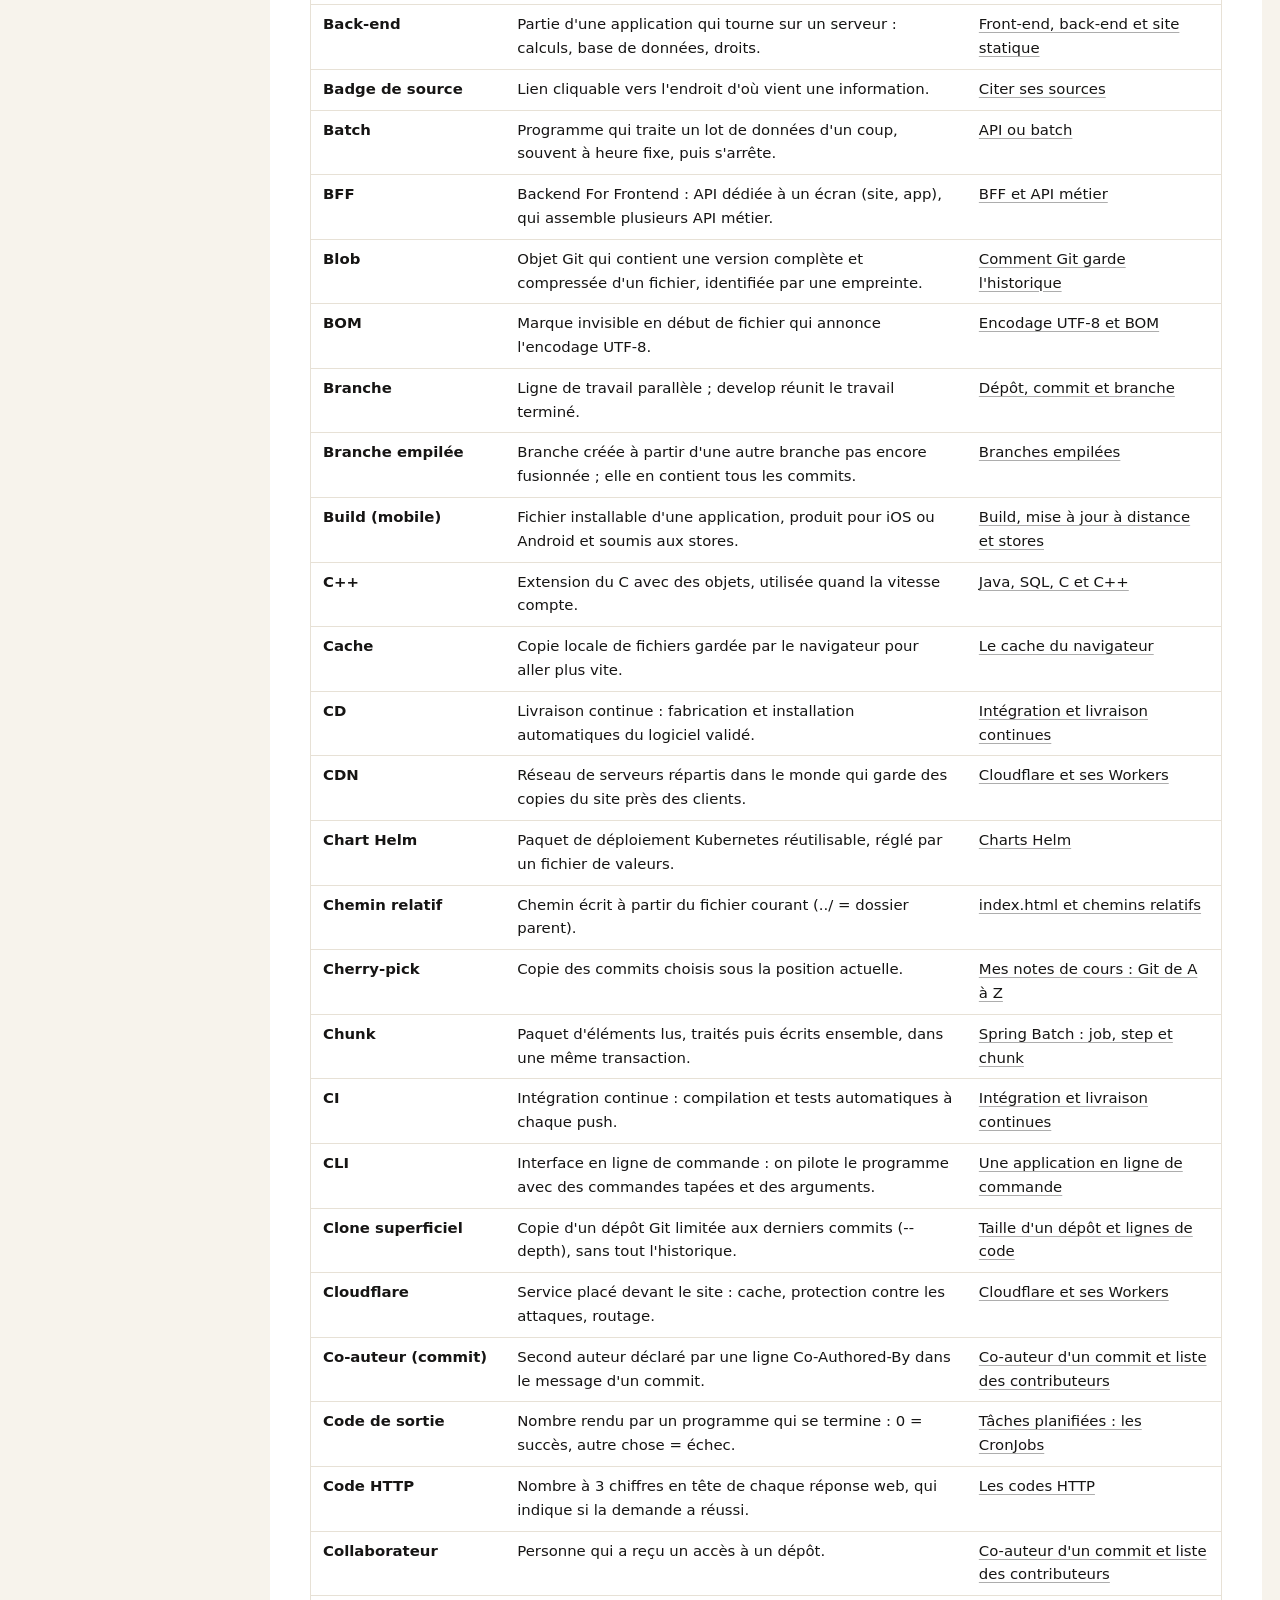
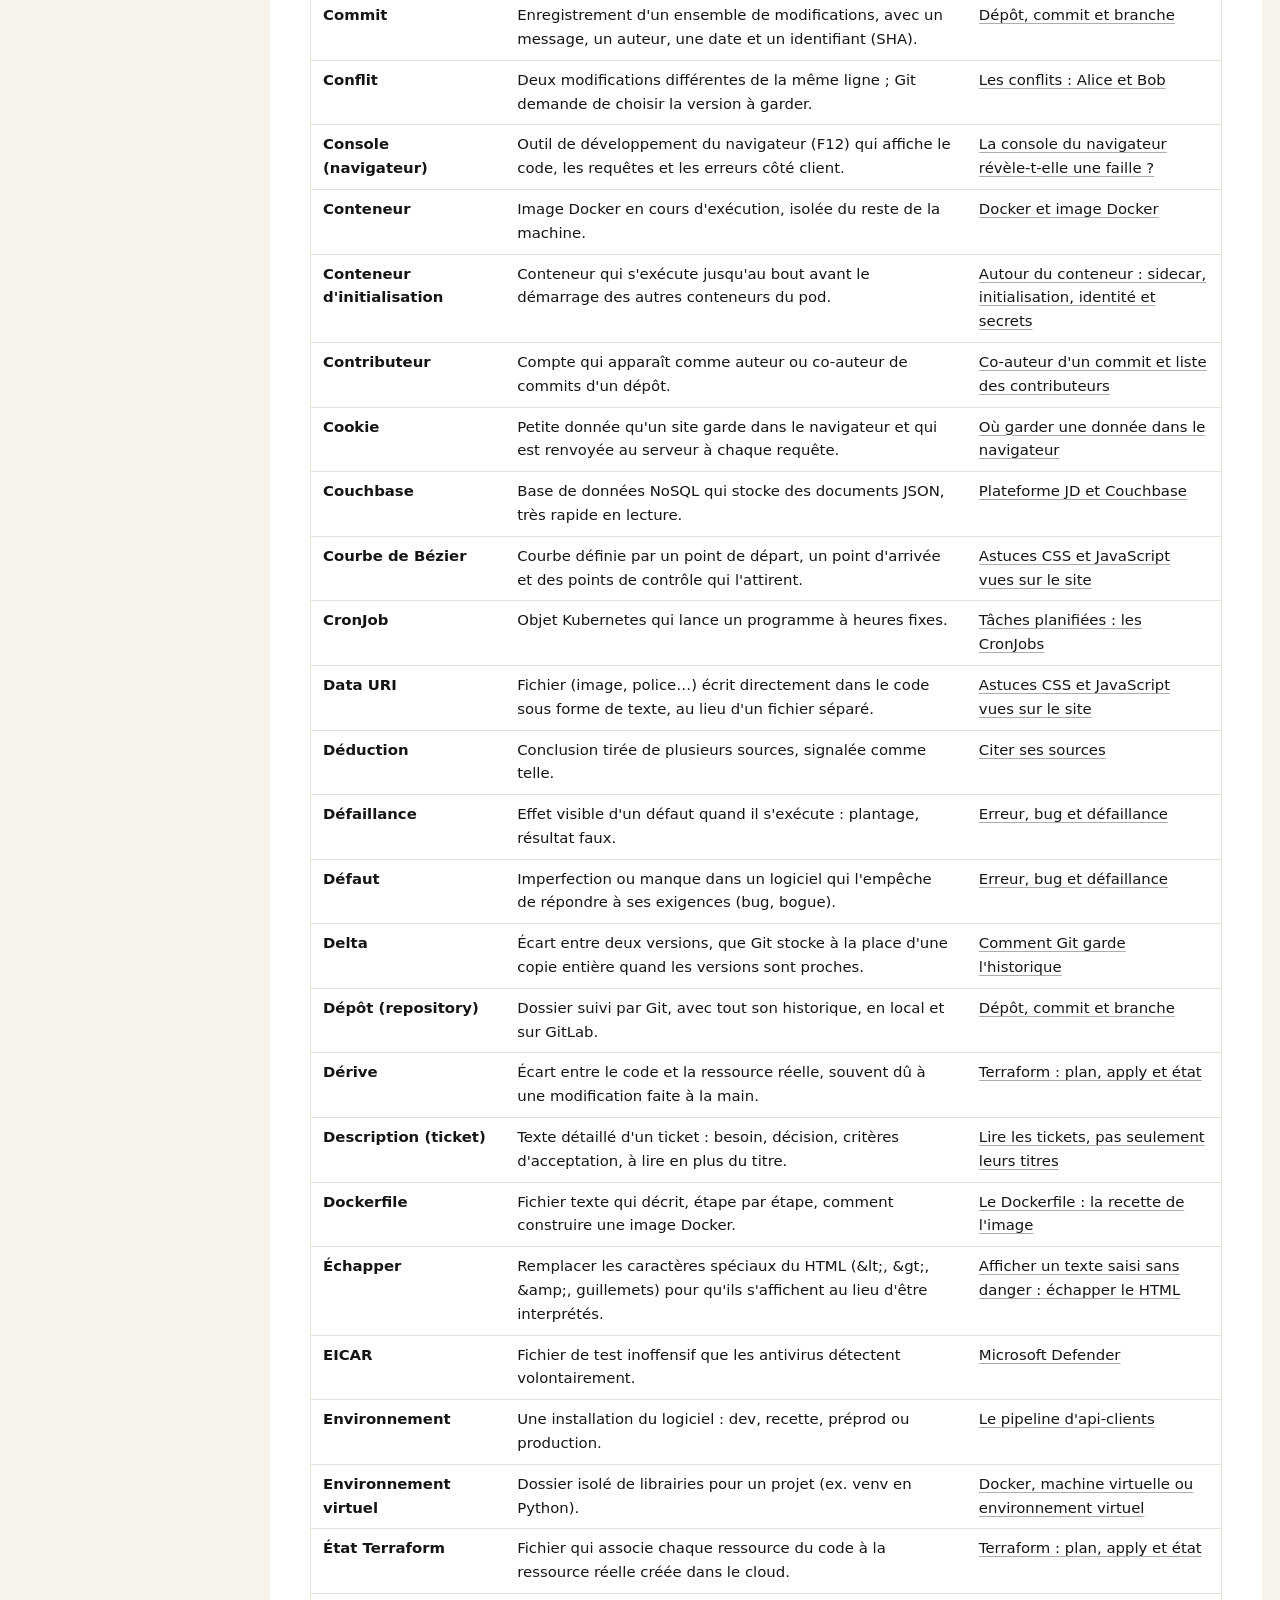
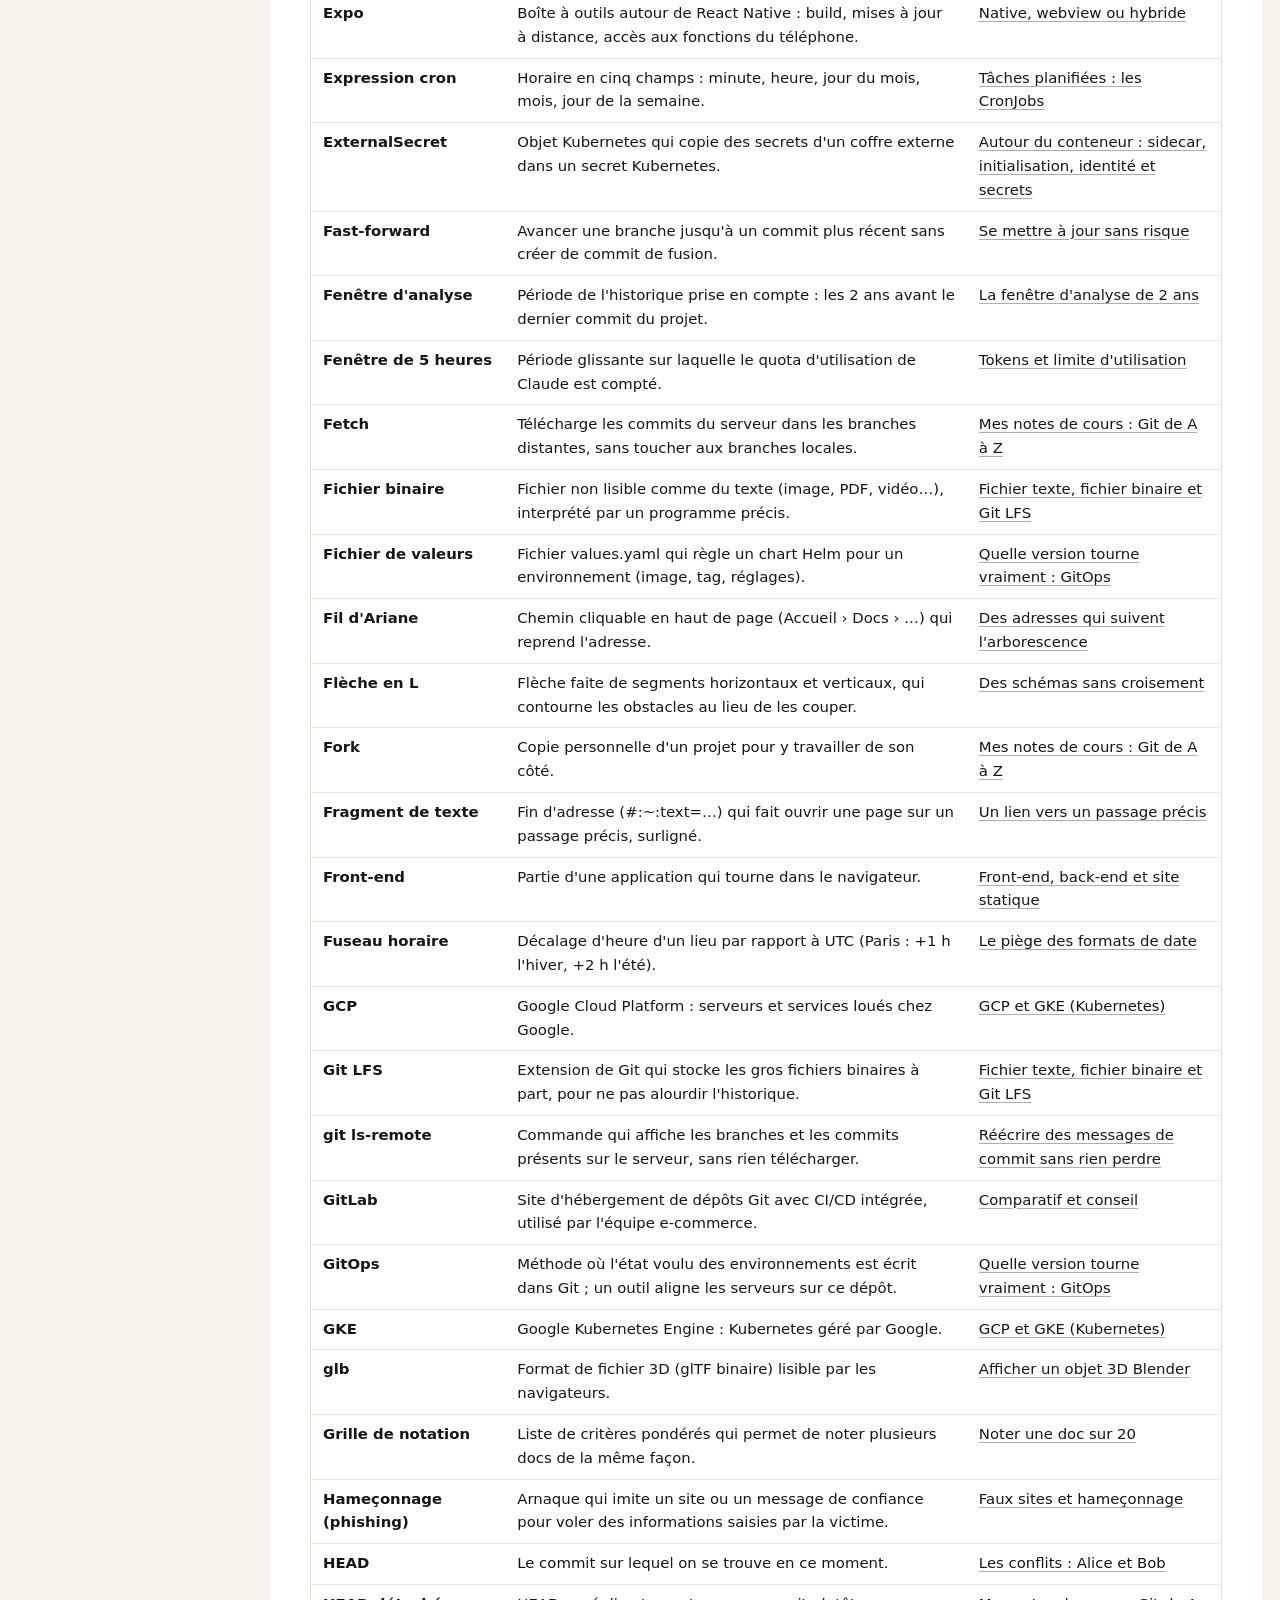
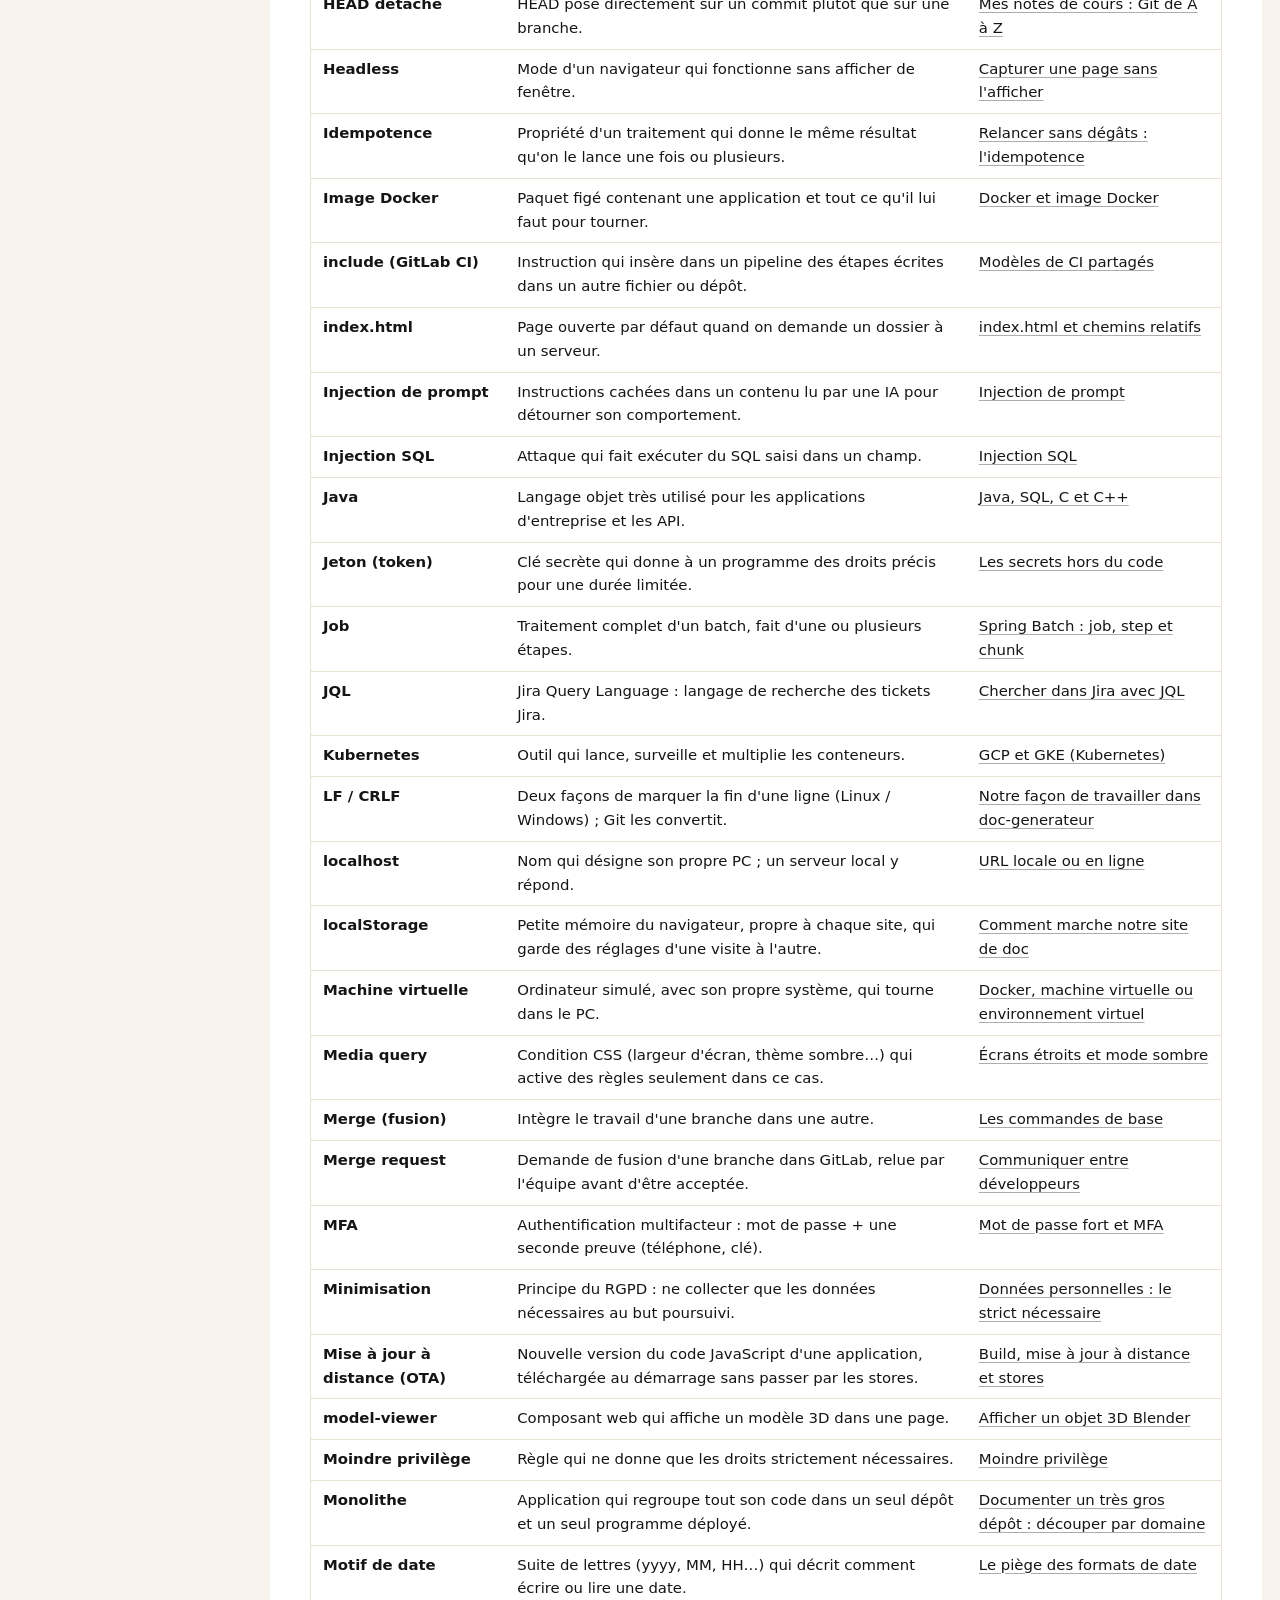
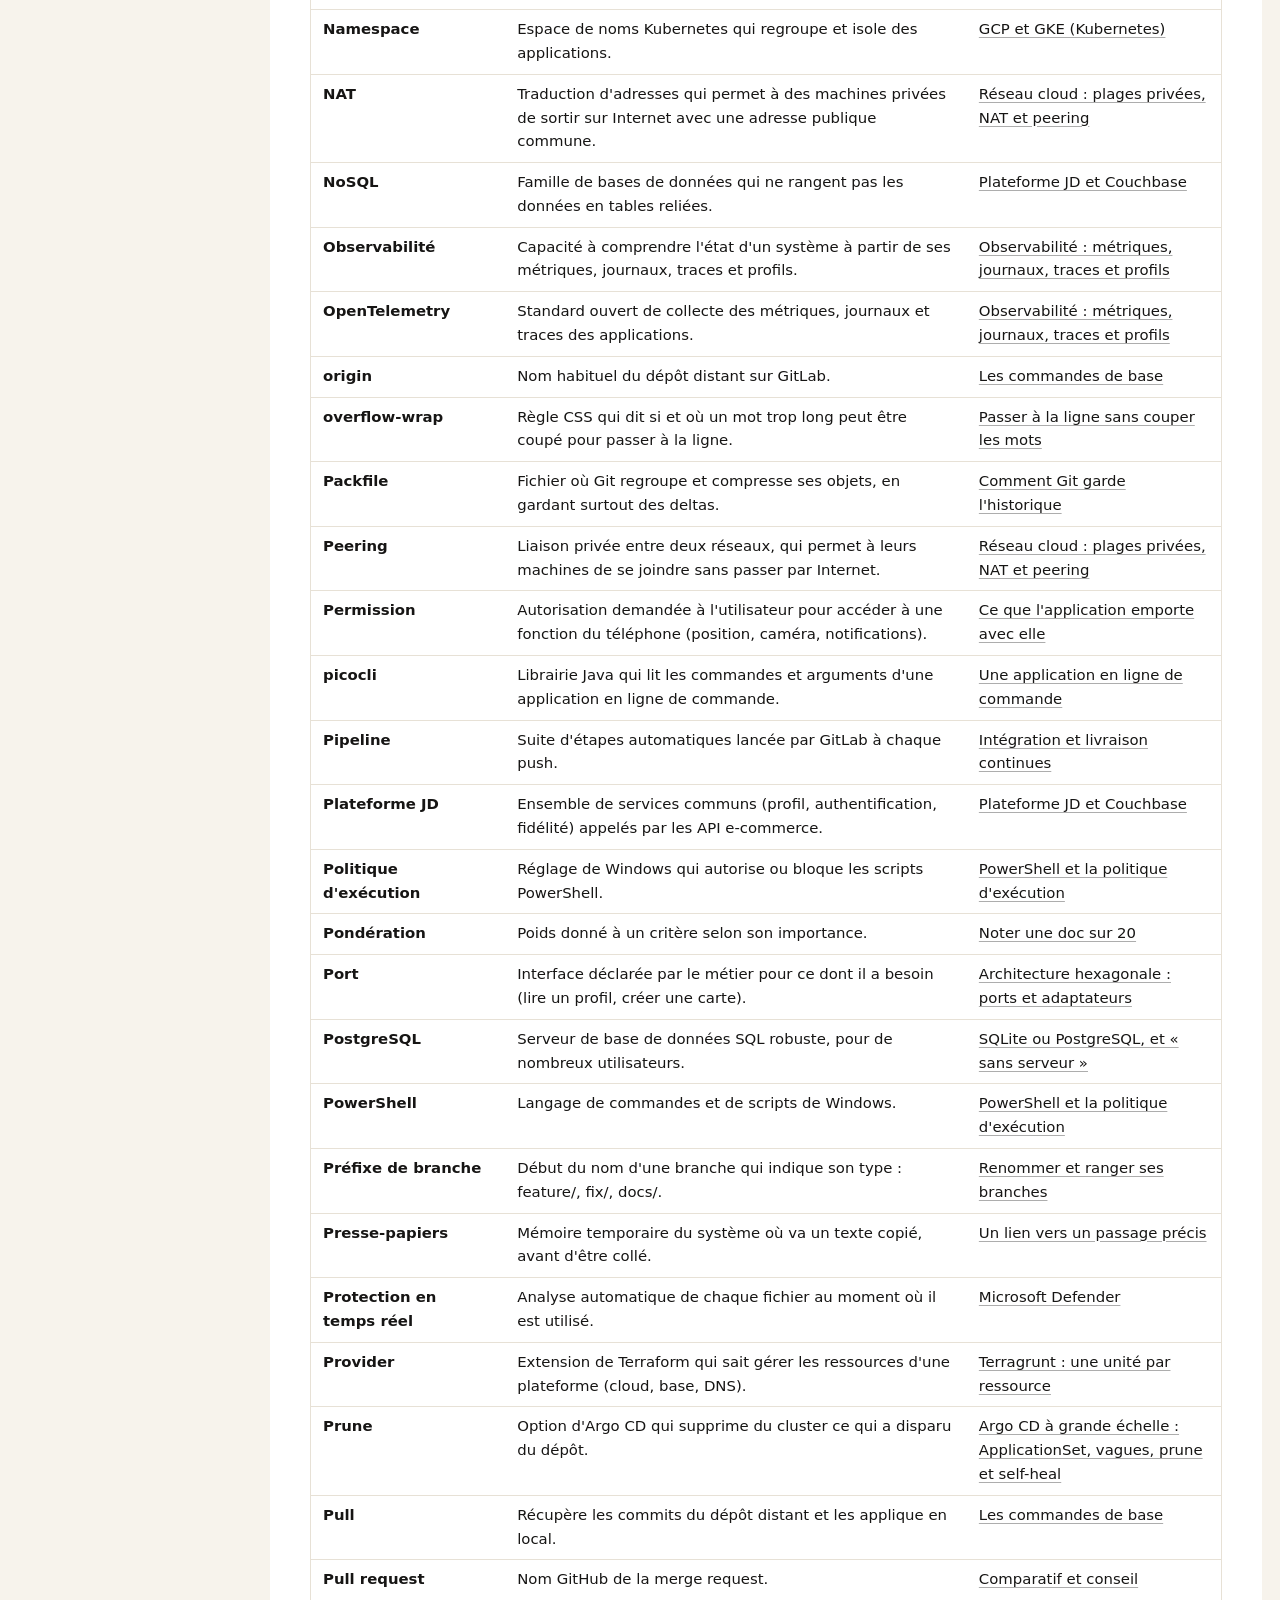
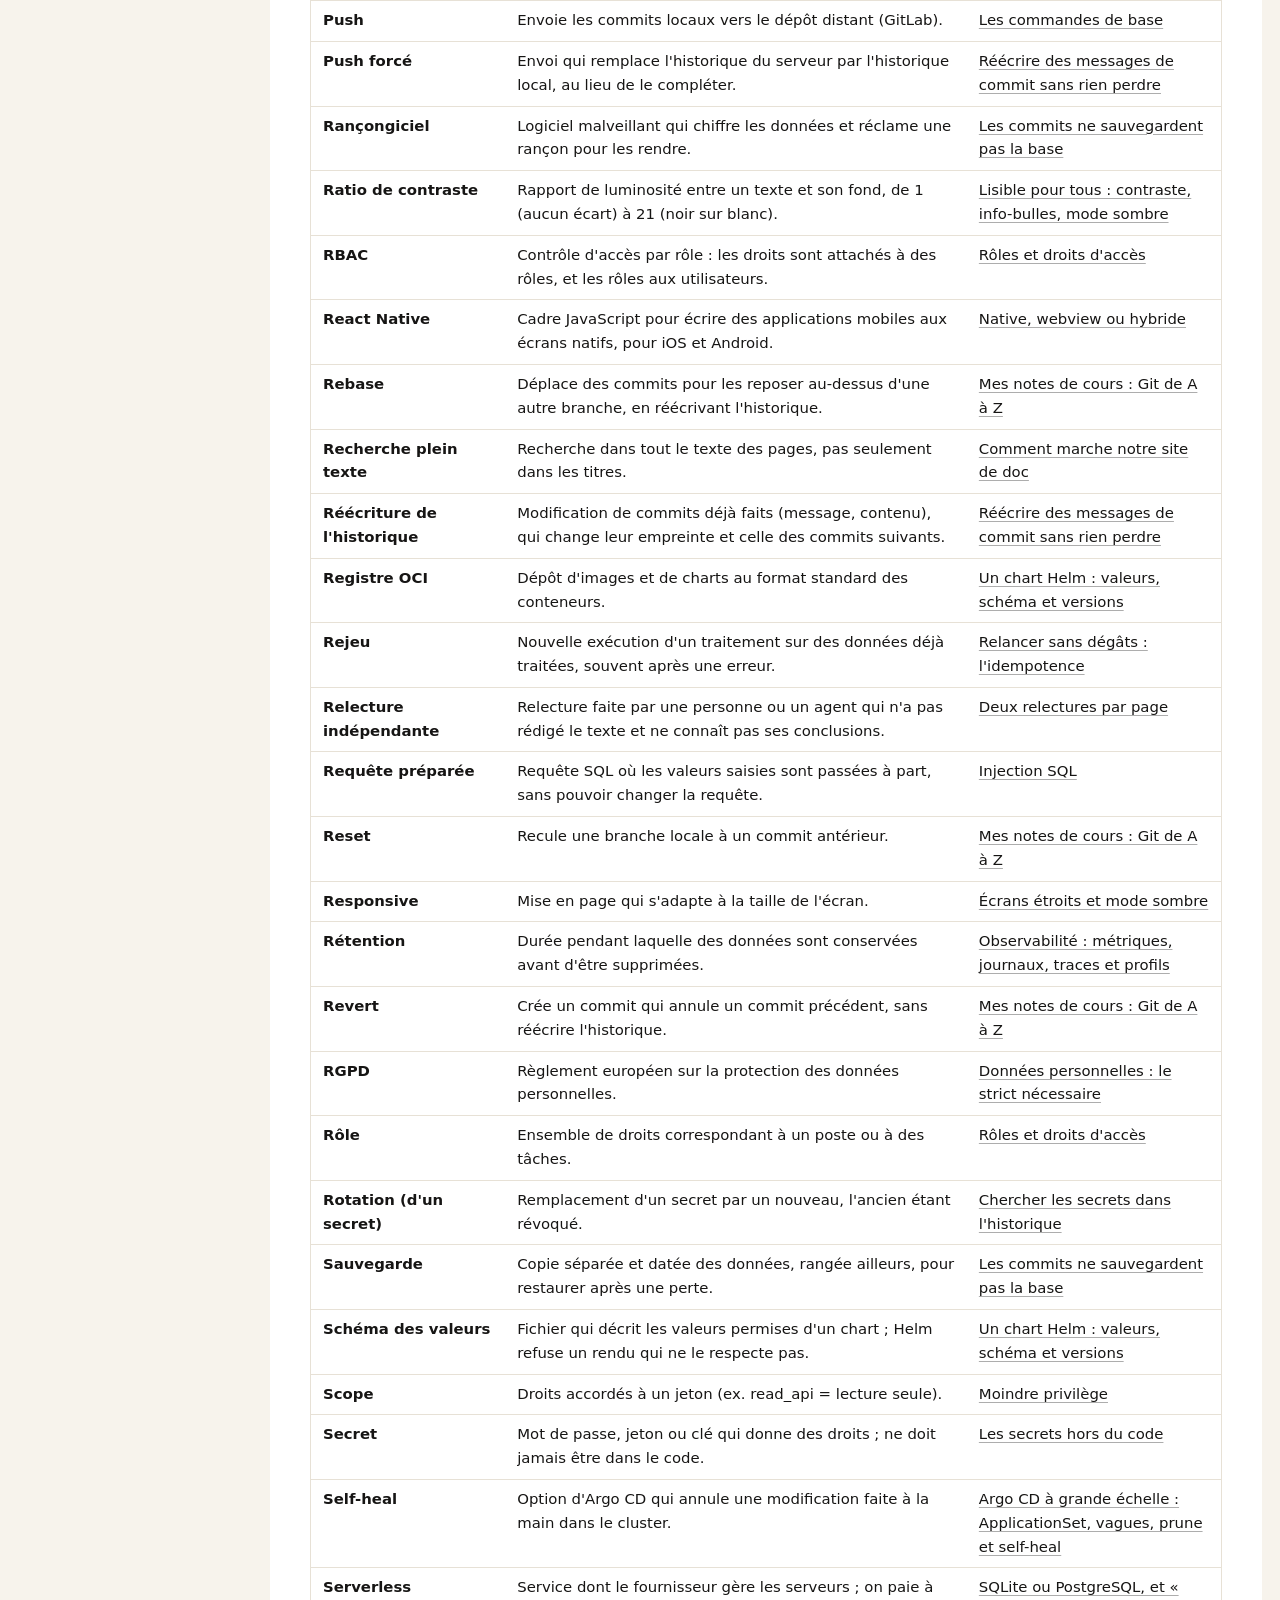
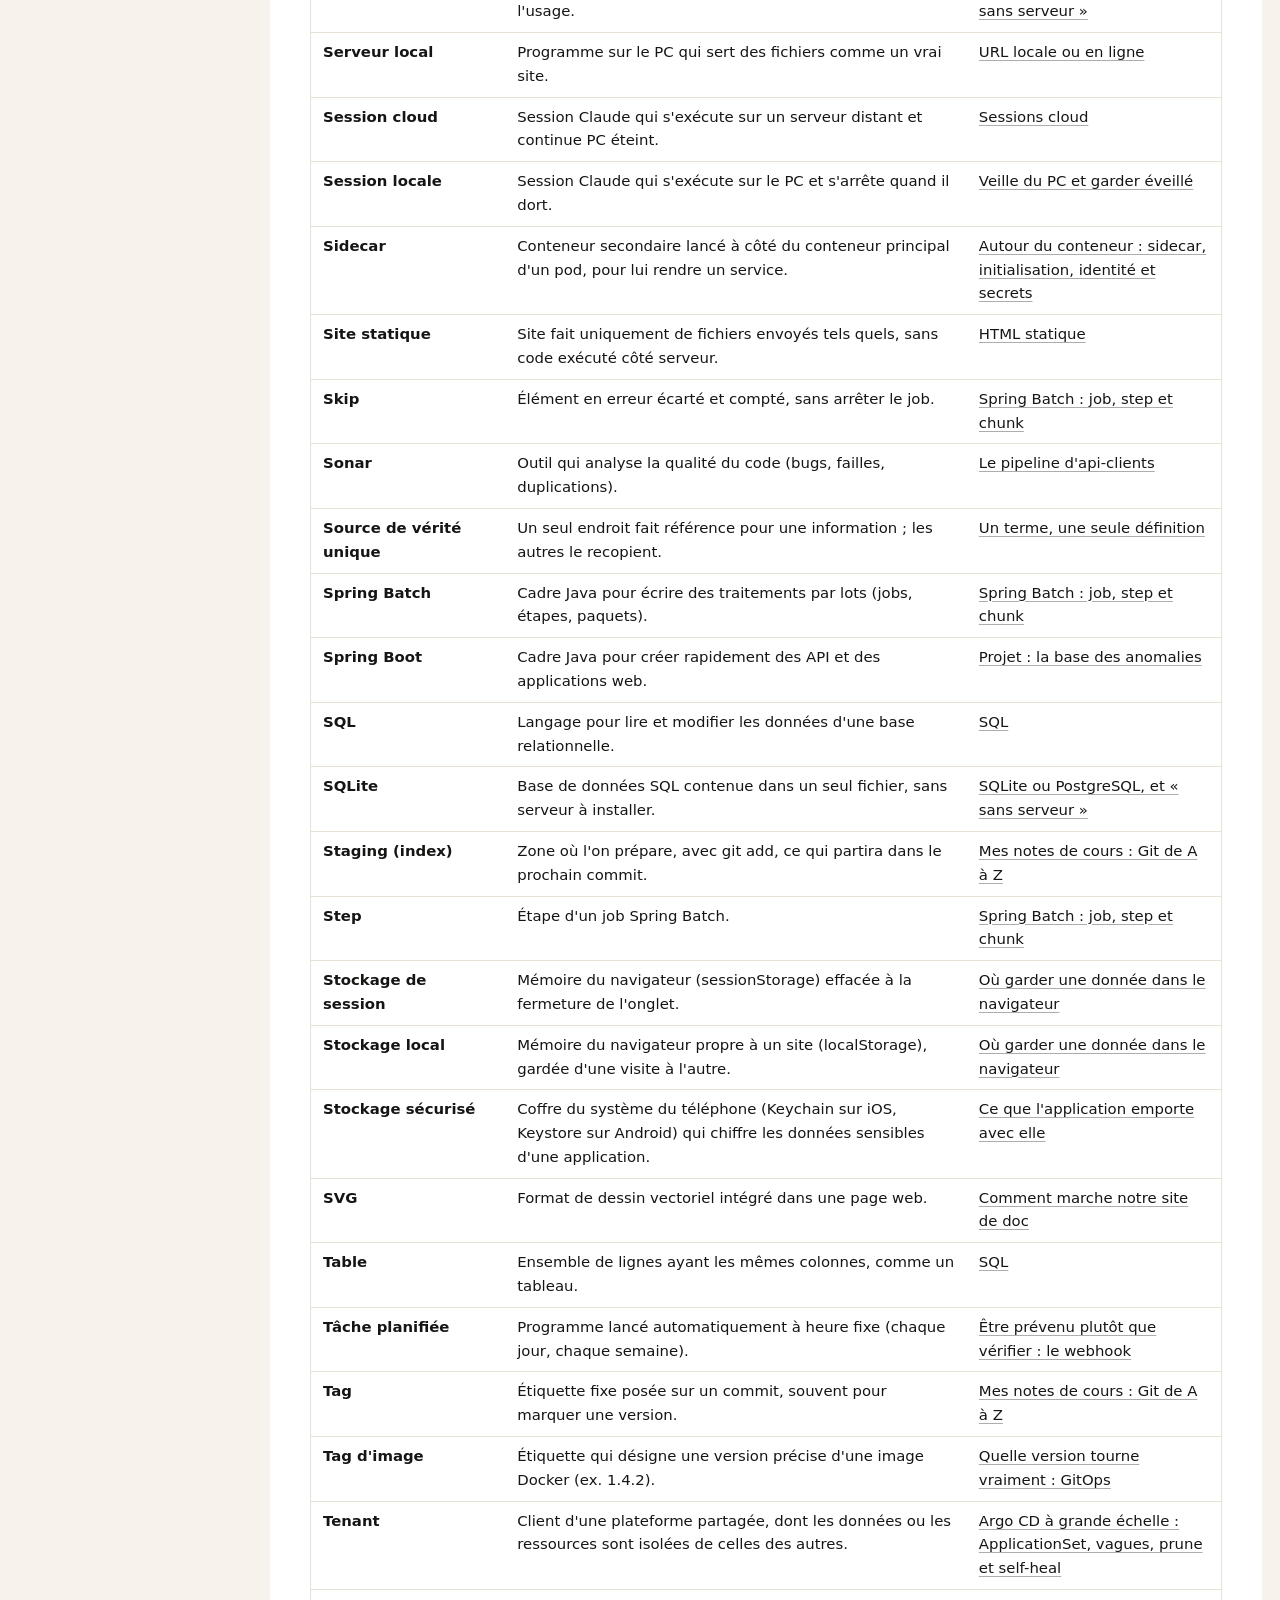
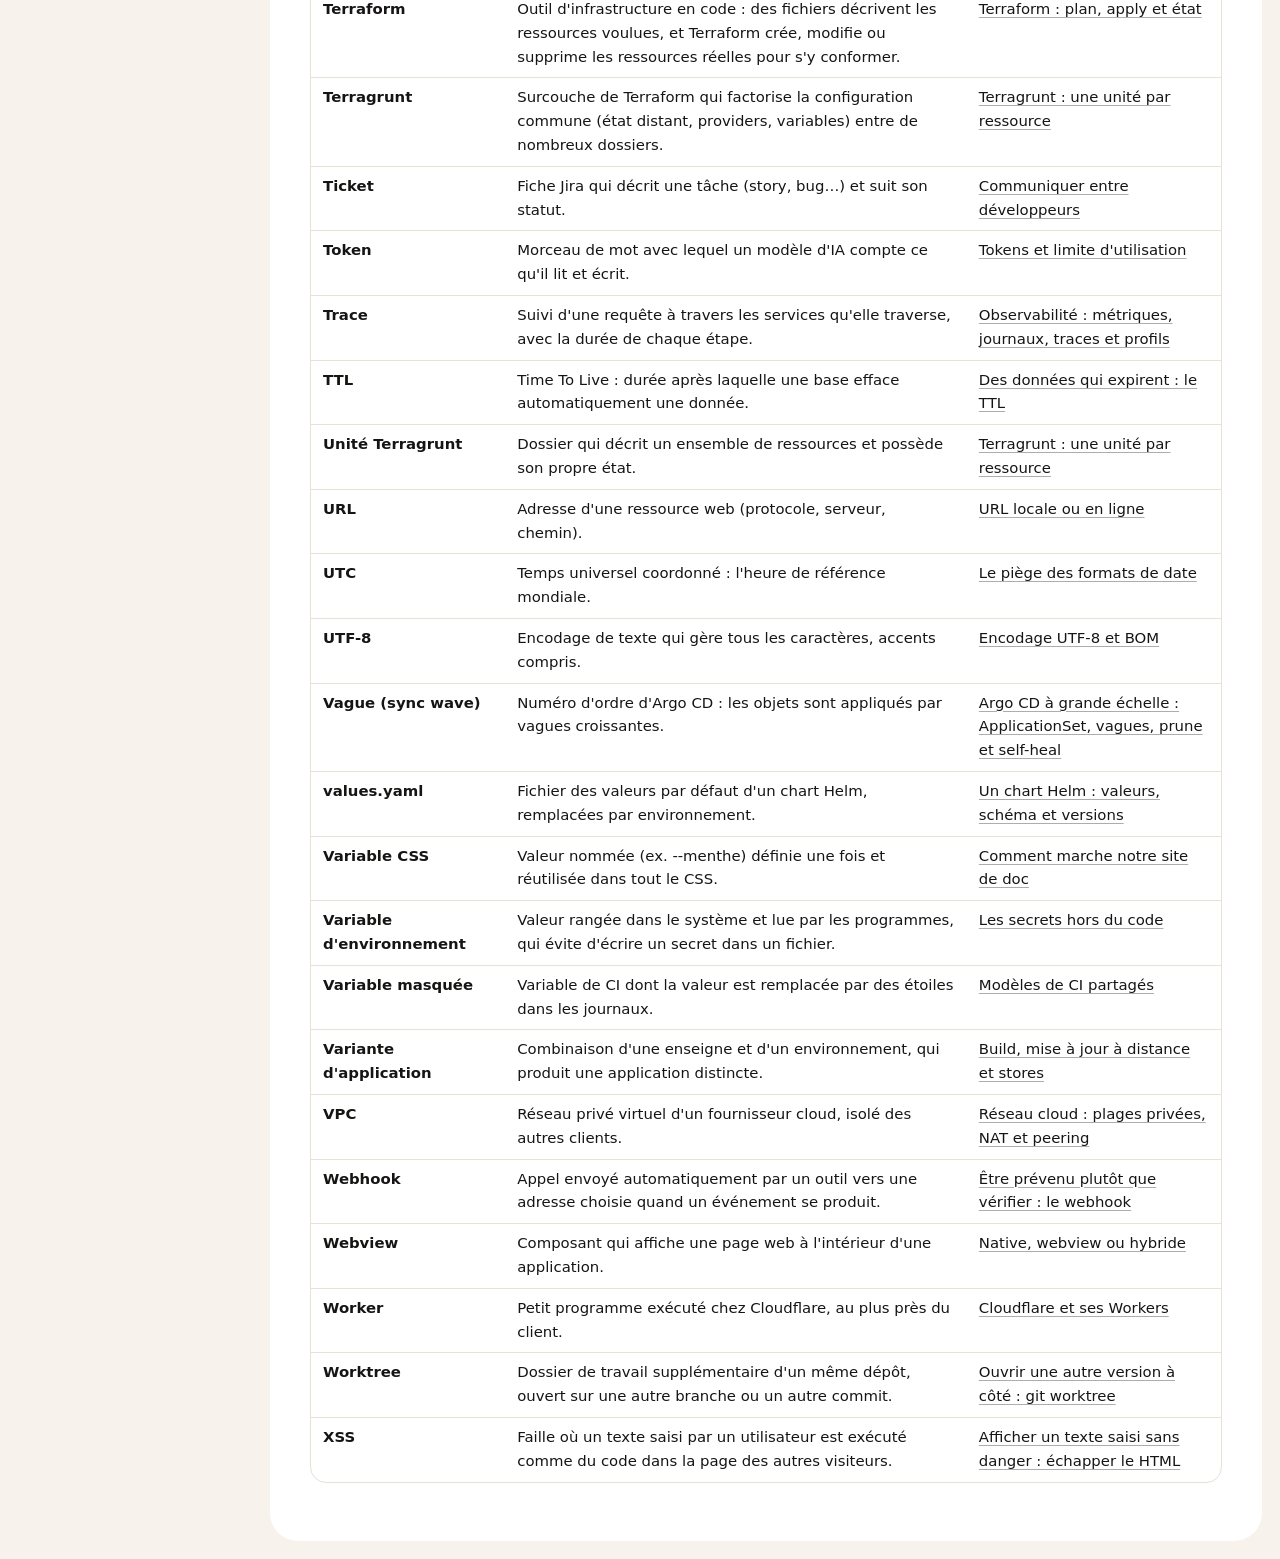
<file: glossaire.html>
<!doctype html>
<html lang="fr">
<head>
  <meta charset="utf-8">
  <meta name="viewport" content="width=device-width, initial-scale=1">
  <title>Glossaire — Manuel de cours</title>
  <link rel="icon" href="data:image/svg+xml,%3Csvg xmlns='http://www.w3.org/2000/svg' viewBox='0 0 100 100'%3E%3Ctext y='.9em' font-size='90'%3E%F0%9F%93%9A%3C/text%3E%3C/svg%3E">
  <link rel="stylesheet" href="manuel.css">
  <!-- Mode sombre appliqué avant le premier affichage (sinon la page s'affiche un instant en clair) -->
  <script>try{if(localStorage.getItem("manuel-theme")==="sombre")document.documentElement.classList.add("theme-sombre")}catch(e){}</script>
</head>
<body data-page="glossaire">
<header id="entete"></header>
<div class="cadre">
  <nav class="sommaire" id="sommaire" aria-label="Sommaire"></nav>
  <main id="contenu">
    <div class="fil"><a href="index.html">Accueil</a> › Glossaire</div>
    <h1>Glossaire</h1>
    <p>Tous les termes définis dans les fiches, chacun une seule fois. Cliquez sur la fiche pour revoir la notion avec son exemple.</p>
    <input id="filtre" class="filtre" type="search" placeholder="Filtrer les termes…" aria-label="Filtrer les termes">
    <div id="liste"></div>
  </main>
</div>
<script src="donnees/notions.js"></script>
<script src="manuel.js"></script>
</body>
</html>
</file>
<file: manuel.css>
/* Manuel de cours : même habillage crème et pastel que le site de doc, sans dépendre de ses fichiers */
:root {
  --creme: #f7f3ec; --encre: #161514; --gris-doux: #6b6760; --trait: #e7e1d6; --blanc: #ffffff;
  --menthe: #cdeedd; --lilas: #e4dafc; --beurre: #fdefb2; --peche: #fdd9c6; --ciel: #d3e8fb; --rose: #fbd3e3;
  --code: #f3efe7; --mono: ui-monospace, "Cascadia Code", Consolas, monospace;
  --sidebar-w: 270px; --r-xl: 28px; --r-l: 20px;
}
/* Mode sombre : choisi avec le bouton lune / soleil (clair par défaut), appliqué par la classe theme-sombre */
html.theme-sombre { color-scheme: dark; --creme: #1f1e1d; --encre: #f5f1ea; --gris-doux: #c2bdb3; --trait: #3e3c38; --blanc: #2b2a28;
    --menthe: #2f5646; --lilas: #463b6b; --beurre: #625628; --peche: #6a4331; --ciel: #2d4b6b; --rose: #66344b; --code: #34322f; }
* { box-sizing: border-box; }
html { scroll-behavior: smooth; scroll-padding-top: 84px; }
body { margin: 0; background: var(--creme); color: var(--encre); font: 16px/1.6 "Segoe UI", system-ui, sans-serif; }
a { color: inherit; text-decoration-color: color-mix(in srgb, var(--encre) 35%, transparent); text-underline-offset: 3px; }
a:hover { text-decoration-color: var(--encre); }
h1, h2, h3 { letter-spacing: -0.02em; line-height: 1.2; }
h1 { font-size: 2.1rem; font-weight: 800; margin: 0 0 10px; }
h2 { font-size: 1.4rem; font-weight: 800; margin: 0 0 12px; }
h3 { font-size: 1.1rem; font-weight: 800; margin: 18px 0 6px; }
code { font-family: var(--mono); font-size: 0.88em; background: var(--code); padding: 1px 6px; border-radius: 6px; }
pre { font-family: var(--mono); font-size: 0.85rem; line-height: 1.45; background: var(--code); padding: 14px 16px; border-radius: 14px; overflow-x: auto; margin: 10px 0; }
pre code { background: none; padding: 0; }
table { border-collapse: collapse; width: 100%; font-size: 0.93rem; }
th, td { text-align: left; padding: 8px 12px; border-bottom: 1px solid var(--trait); vertical-align: top; }
th { background: color-mix(in srgb, var(--p, var(--menthe)) 70%, var(--blanc)); font-weight: 700; }
.table-wrap { border: 1.5px solid var(--trait); border-radius: 16px; overflow: auto; margin: 10px 0; }
.table-wrap tr:last-child td { border-bottom: none; }
.muted { color: var(--gris-doux); }

/* En-tête */
.entete { position: sticky; top: 0; z-index: 10; height: 68px; display: flex; align-items: center; gap: 18px; padding: 0 24px; background: var(--creme); }
.marque { display: flex; align-items: center; gap: 10px; text-decoration: none; width: calc(var(--sidebar-w) - 24px); flex-shrink: 0; }
.marque .logo { width: 36px; height: 36px; border-radius: 12px; display: grid; place-items: center; font-weight: 900; color: var(--creme); background: var(--encre); }
.marque .nom { font-weight: 800; line-height: 1.1; }
.marque small { display: block; font-weight: 500; font-size: 0.74rem; color: var(--gris-doux); }
.recherche { position: relative; flex: 1; max-width: 560px; }
.recherche input { width: 100%; height: 42px; padding: 0 18px; border-radius: 999px; border: 1.5px solid var(--trait); background: var(--blanc); color: var(--encre); font: inherit; }
.recherche input:focus { outline: 2px solid var(--encre); outline-offset: 1px; }
.resultats { position: absolute; top: 48px; left: 0; right: 0; max-height: 70vh; overflow: auto; background: var(--blanc); border: 1.5px solid var(--trait); border-radius: 18px; box-shadow: 0 12px 30px rgba(0,0,0,0.12); padding: 6px; }
.resultats:empty { display: none; }
/* Logo de l'université, en haut à droite */
.logo-univ { margin-left: auto; height: 44px; width: auto; flex-shrink: 0; }
@media (max-width: 900px) { .logo-univ { height: 30px; } }
.resultats a { display: block; padding: 8px 12px; border-radius: 12px; text-decoration: none; }
.resultats a:hover, .resultats a.actif { background: var(--creme); }
.resultats .ou { font-size: 0.78rem; color: var(--gris-doux); }
.resultats mark { background: var(--beurre); color: inherit; border-radius: 4px; }

/* Bouton ☰ du sommaire : affiché seulement sur petit écran */
.hamburger { display: none; flex-direction: column; justify-content: center; gap: 5px; width: 42px; height: 42px; flex-shrink: 0; padding: 0 10px;
  border: 1.5px solid var(--trait); border-radius: 12px; background: var(--blanc); cursor: pointer; }
.hamburger span { display: block; height: 2px; border-radius: 2px; background: var(--encre); transition: transform 0.2s, opacity 0.2s; }

/* Mise en page */
.cadre { display: flex; align-items: flex-start; }
.sommaire { position: sticky; top: 68px; width: var(--sidebar-w); flex-shrink: 0; height: calc(100vh - 68px); overflow: auto; padding: 8px 14px 24px; }
.sommaire a { display: flex; gap: 10px; align-items: center; padding: 6px 12px; border-radius: 999px; text-decoration: none; font-size: 0.94rem; }
.sommaire a:hover { background: #efe9de; }
.sommaire a.actif { background: var(--encre); color: var(--creme); }
.sommaire .num { width: 22px; height: 22px; flex-shrink: 0; border-radius: 50%; display: grid; place-items: center; font-size: 0.72rem; font-weight: 800; background: var(--c, var(--menthe)); color: #161514; }
.sommaire .groupe { margin: 16px 12px 6px; font-size: 0.75rem; font-weight: 800; text-transform: uppercase; letter-spacing: 0.06em; color: var(--gris-doux); }
main { flex: 1; min-width: 0; margin: 0 18px 18px 0; padding: 32px 40px 48px; background: var(--blanc); border-radius: var(--r-xl); }
.fil { font-size: 0.85rem; color: var(--gris-doux); margin-bottom: 14px; }
.fil a { color: inherit; }

/* Accueil */
.hero { background: var(--menthe); border-radius: var(--r-xl); padding: 34px 36px; margin-bottom: 26px; }
.hero p { margin: 0; max-width: 640px; }
.chapitres { display: grid; grid-template-columns: repeat(auto-fill, minmax(230px, 1fr)); gap: 14px; }
.chapitre-carte { display: block; padding: 18px 20px; border-radius: var(--r-l); background: var(--c, var(--menthe)); text-decoration: none; color: #161514; transition: transform 0.15s; }
.chapitre-carte:hover { transform: translateY(-2px); }
.chapitre-carte .n { font-size: 0.78rem; font-weight: 800; opacity: 0.7; }
.chapitre-carte strong { display: block; font-size: 1.08rem; margin: 2px 0 6px; }
.chapitre-carte span { font-size: 0.86rem; opacity: 0.8; }

/* Fiches de notion */
.intro-chapitre { background: var(--c, var(--menthe)); color: #161514; border-radius: var(--r-l); padding: 20px 24px; margin-bottom: 22px; }
.intro-chapitre p { margin: 0; }
.fiches-index { display: flex; flex-wrap: wrap; gap: 8px; margin: 0 0 24px; }
.fiches-index a { padding: 4px 12px; border-radius: 999px; border: 1.5px solid var(--trait); text-decoration: none; font-size: 0.86rem; }
.fiches-index a:hover { border-color: var(--encre); }
.fiche { border: 1.5px solid var(--trait); border-radius: var(--r-l); padding: 22px 26px; margin-bottom: 18px; }
.fiche h2 { display: flex; align-items: center; gap: 10px; }
.fiche h2::before { content: ""; width: 14px; height: 14px; border-radius: 50%; flex-shrink: 0; background: var(--cf, #7fd3a8); }
.fiche .bloc { margin-top: 14px; }
.fiche .etiquette { display: inline-block; font-size: 0.72rem; font-weight: 800; text-transform: uppercase; letter-spacing: 0.06em; padding: 2px 10px; border-radius: 999px; margin-bottom: 6px; color: #161514; }
.etiquette.def { background: var(--menthe); }
.etiquette.ex { background: var(--beurre); }
.etiquette.sch { background: var(--lilas); }
.etiquette.img { background: var(--peche); }
.etiquette.ret { background: var(--ciel); }
.fiche .bloc p { margin: 4px 0; }
.fiche ul { margin: 4px 0; padding-left: 22px; }
.image-mentale { display: flex; gap: 14px; align-items: flex-start; background: color-mix(in srgb, var(--peche) 45%, var(--blanc)); border-radius: 16px; padding: 14px 16px; }
.image-mentale .ico { font-size: 1.8rem; line-height: 1; }
.a-retenir { background: color-mix(in srgb, var(--ciel) 55%, var(--blanc)); border-radius: 16px; padding: 12px 16px; }
.attention { background: color-mix(in srgb, var(--rose) 55%, var(--blanc)); border-radius: 16px; padding: 12px 16px; }

/* Schéma en chaîne d'étapes */
.flux { display: flex; flex-wrap: wrap; align-items: center; gap: 6px; margin: 8px 0; }
.flux .etape { padding: 8px 14px; border-radius: 14px; background: var(--lilas); color: #161514; font-weight: 600; font-size: 0.9rem; text-align: center; }
.flux .etape small { display: block; font-weight: 400; font-size: 0.76rem; opacity: 0.8; }
.flux .fleche { color: var(--gris-doux); font-weight: 800; }
figure.svg { margin: 8px 0; }
figure.svg svg { width: 100%; height: auto; max-width: 720px; display: block; }
figure.svg figcaption { font-size: 0.85rem; color: var(--gris-doux); margin-top: 4px; }
svg .b { fill: var(--blanc); stroke: var(--encre); stroke-width: 1.5; }
svg .t { fill: var(--encre); font: 600 13px "Segoe UI", system-ui, sans-serif; }
svg .s { fill: var(--gris-doux); font: 12px "Segoe UI", system-ui, sans-serif; }
svg .l { stroke: var(--encre); stroke-width: 1.5; fill: none; }

/* Glossaire et page d'ajout */
.filtre { width: 100%; max-width: 420px; height: 40px; padding: 0 16px; border-radius: 999px; border: 1.5px solid var(--trait); background: var(--blanc); color: var(--encre); font: inherit; margin: 6px 0 14px; }
.etapes-ajout { counter-reset: e; list-style: none; padding: 0; }
.etapes-ajout > li { counter-increment: e; position: relative; padding: 14px 18px 14px 58px; border-radius: 16px; background: var(--creme); margin-bottom: 10px; }
.etapes-ajout > li::before { content: counter(e); position: absolute; left: 16px; top: 14px; width: 28px; height: 28px; border-radius: 50%; display: grid; place-items: center; font-weight: 800; background: var(--encre); color: var(--creme); }

@media (max-width: 900px) {
  .entete { padding: 0 14px; gap: 10px; }
  .marque { width: auto; }
  .marque .nom { display: none; }
  .cadre { display: block; }
  /* Sommaire replié derrière le bouton ☰, déroulé sous l'en-tête à la demande */
  .hamburger { display: flex; }
  .sommaire { display: none; position: fixed; z-index: 9; top: 68px; left: 0; right: 0; width: auto; height: auto; max-height: calc(100vh - 68px);
    padding: 8px 14px 16px; background: var(--creme); box-shadow: 0 14px 24px rgba(0,0,0,0.12); }
  body.sommaire-ouvert .sommaire { display: block; }
  body.sommaire-ouvert .hamburger span:nth-child(1) { transform: translateY(7px) rotate(45deg); }
  body.sommaire-ouvert .hamburger span:nth-child(2) { opacity: 0; }
  body.sommaire-ouvert .hamburger span:nth-child(3) { transform: translateY(-7px) rotate(-45deg); }
  main { margin: 0; border-radius: 0; padding: 22px 16px 36px; }
  .hero { padding: 24px 20px; }
  .fiche { padding: 18px 16px; }
}
@media print { .entete .recherche, .sommaire { display: none; } main { margin: 0; padding: 0; } body { background: #fff; } }

/* Nouvelles connaissances : un groupe par famille, une carte par outil ou langage */
.groupe-connaissances { margin: 26px 0 8px; }
.groupe-connaissances h2 { display: flex; align-items: center; gap: 10px; }
.groupe-connaissances h2::before { content: ""; width: 14px; height: 14px; border-radius: 50%; flex-shrink: 0; background: var(--c); }
.connaissances { display: grid; grid-template-columns: repeat(auto-fill, minmax(260px, 1fr)); gap: 14px; }
.connaissance { display: flex; flex-direction: column; padding: 18px 20px; border-radius: var(--r-l); background: color-mix(in srgb, var(--c) 22%, var(--blanc)); color: #161514; }
.connaissance h3 { display: flex; align-items: center; gap: 8px; margin: 0 0 8px; font-size: 1.05rem; }
.connaissance .ico { font-size: 1.3rem; line-height: 1; }
.connaissance p { margin: 0 0 8px; font-size: 0.9rem; line-height: 1.45; }
.connaissance .pourquoi { opacity: 0.85; }
.liens-utiles { margin: auto 0 0; padding: 8px 0 0; list-style: none; border-top: 1.5px solid color-mix(in srgb, var(--c) 45%, transparent); }
.liens-utiles li { margin: 3px 0; font-size: 0.88rem; }
.liens-utiles a { color: #161514; font-weight: 600; text-underline-offset: 3px; }

/* Accueil : raccourcis vers les pages outils */
.raccourcis { display: grid; grid-template-columns: repeat(auto-fit, minmax(220px, 1fr)); gap: 12px; margin: -10px 0 26px; }
.raccourci { display: flex; align-items: center; gap: 12px; padding: 14px 18px; border-radius: var(--r-l); border: 1.5px solid var(--trait); background: var(--blanc); color: var(--encre); text-decoration: none; transition: transform 0.15s; }
.raccourci:hover { transform: translateY(-2px); border-color: var(--encre); }
.raccourci .ico { font-size: 1.5rem; line-height: 1; }
.raccourci strong { display: block; }
.raccourci small { display: block; font-size: 0.82rem; color: var(--gris-doux); }
/* Bouton lune / soleil, en bas à droite */
.bouton-theme { position: fixed; z-index: 30; right: 18px; bottom: 18px; width: 46px; height: 46px; padding: 0; border: 0; border-radius: 50%;
  display: grid; place-items: center; cursor: pointer; background: #161514; color: #f7f3ec; box-shadow: 3px 3px 0 #fdd9c6; transition: transform 0.2s; }
.bouton-theme:hover, .bouton-theme:focus-visible { transform: rotate(-15deg); outline: none; }
html.theme-sombre .bouton-theme { background: #f7f3ec; color: #161514; box-shadow: 3px 3px 0 #6b4a3a; }
@media print { .bouton-theme { display: none; } }
</file>
